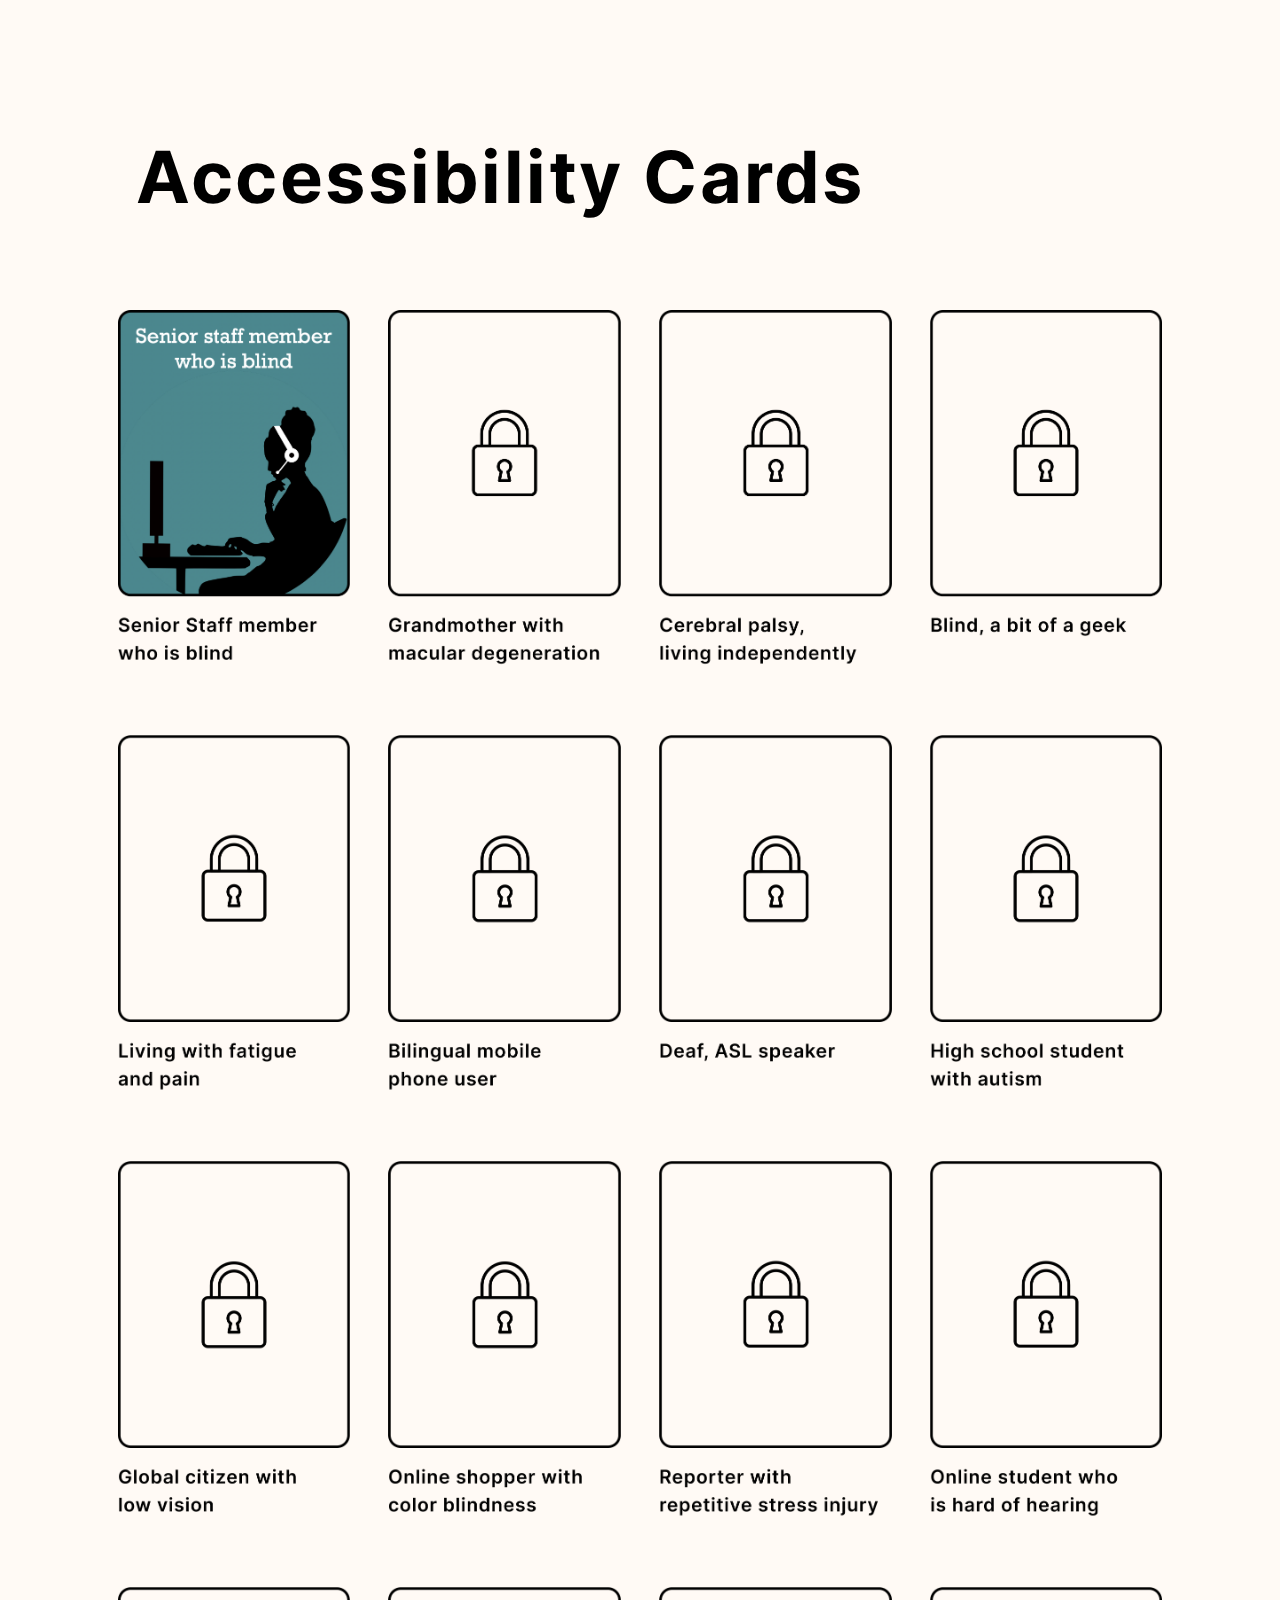
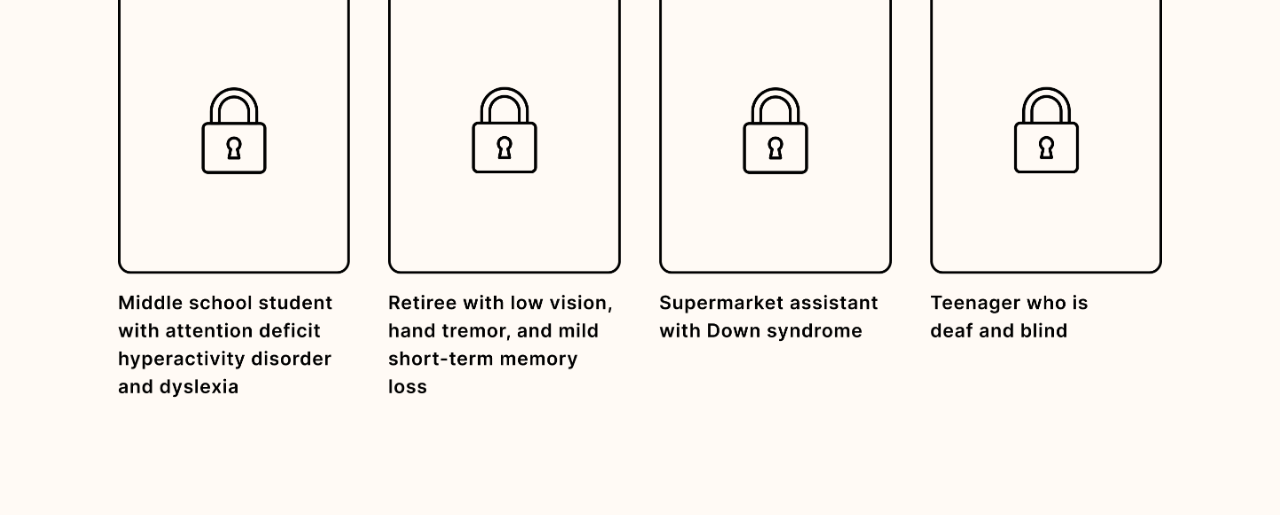
<file: index.html>
<!DOCTYPE html>
<html lang="en">
  <head>
    <meta charset="UTF-8" />
    <meta http-equiv="X-UA-Compatible" content="IE=edge" />
    <meta name="viewport" content="width=device-width, initial-scale=1.0" />
    <link rel="stylesheet" type="text/css" href="css/fonts.css"></link>
    <link rel="stylesheet" type="text/css" href="css/geral.css"></link>
    <link rel="stylesheet" type="text/css" href="css/index.css"></link>
    <link rel="stylesheet" type="text/css" href="css/dropdown.css"></link>
   


    <title>Persona Cards</title>
  </head>
  <body>
    <!------------------------------------------------------->
    <!-------------------------HEADER------------------------>
    <!------------------------------------------------------->
    <header id="header_card">
      
      <section id="go_back">
        <div class="arrow left"></div>
         <p>Back</p>
     </section>

    <!-- <div class="dropdown">
      <div id="colorblind_vision"><p>Colorblind Vision</p>
        <img
        src="img/arrow.png"
        class="draw"
        alt="Seta da opção de Colorblind"
        width="auto"
        height="100%"
      /></div>
        <div class="dropdown-options">
          <a class="option" href="protanomaly.html"><p>Protanomaly</p></a>
          <a class="option" href="deuteranomaly.html"><p>Deuteranomaly</p></a>
          <a class="option" href="tritanomaly.html"><p>Tritanomaly</p></a>
          <a class="option" href="achromatomaly.html"><p>Achromatomaly</p></a>
          <a class="option" href="protanopia.html"><p>Protanopia</p></a>
          <a class="option" href="deuteranopia.html"><p>Deuteranopia</p></a>
          <a class="option" href="tritanopia.html"><p>Tritanopia</p></a>
          <a class="option" href="achromatopsia.html"><p>Achromatopsia</p></a>
        </div>
      </div>-->

    </header>
    <!------------------------------------------------------->
    <!-------------------------PERSONA------------------------>
    <!------------------------------------------------------->
    <section id="index_content">
      <h1>Accessibility Cards</h1>
      <section id="persona_content">
        <a href="blind_card.html" id="imgtxt_container">
          <img
            src="img/index/card1.png"
            alt="first img"
            width="100%"
            height="auto"
          />
        </a>

        <a href="" id="imgtxt_container">
          <img
            src="img/index/card2.png"
            alt="first img"
            width="100%"
            height="auto"
          />
        </a>

        <a href="" id="imgtxt_container">
          <img
            src="img/index/card3.png"
            alt="first img"
            width="100%"
            height="auto"
          />
        </a>

        <a href="" id="imgtxt_container">
          <img
            src="img/index/card4.png"
            alt="first img"
            width="100%"
            height="auto"
          />
        </a>

        <a href="" id="imgtxt_container">
          <img
            src="img/index/card5.png"
            alt="first img"
            width="100%"
            height="auto"
          />
        </a>

        <a href="" id="imgtxt_container">
          <img
            src="img/index/card6.png"
            alt="first img"
            width="100%"
            height="auto"
          />
        </a>

        <a href="" id="imgtxt_container">
          <img
            src="img/index/card7.png"
            alt="first img"
            width="100%"
            height="auto"
          />
        </a>

        <a href="" id="imgtxt_container">
          <img
            src="img/index/card8.png"
            alt="first img"
            width="100%"
            height="auto"
          />
        </a>

        <a href="" id="imgtxt_container">
          <img
            src="img/index/card9.png"
            alt="first img"
            width="100%"
            height="auto"
          />
        </a>

        <a href="" id="imgtxt_container">
          <img
            src="img/index/card10.png"
            alt="first img"
            width="100%"
            height="auto"
          />
        </a>

        <a href="" id="imgtxt_container">
          <img
            src="img/index/card11.png"
            alt="first img"
            width="100%"
            height="auto"
          />
        </a>

        <a href="" id="imgtxt_container">
          <img
            src="img/index/card12.png"
            alt="first img"
            width="100%"
            height="auto"
          />
        </a>

        <a href="" id="imgtxt_container">
          <img
            src="img/index/card13.png"
            alt="first img"
            width="100%"
            height="auto"
          />
        </a>

        <a href="" id="imgtxt_container">
          <img
            src="img/index/card14.png"
            alt="first img"
            width="100%"
            height="auto"
          />
        </a>

        <a href="" id="imgtxt_container">
          <img
            src="img/index/card15.png"
            alt="first img"
            width="100%"
            height="auto"
          />
        </a>

        <a href="" id="imgtxt_container">
          <img
            src="img/index/card16.png"
            alt="first img"
            width="100%"
            height="auto"
          />
        </a>
    </section>
    </section>
    <!------------------------------------------------------->
    <!-------------------------FOOTER------------------------>
    <!------------------------------------------------------->
    <footer></footer>
<!--<script src="js/animations.js"></script>-->
  </body>
</html>
</file>
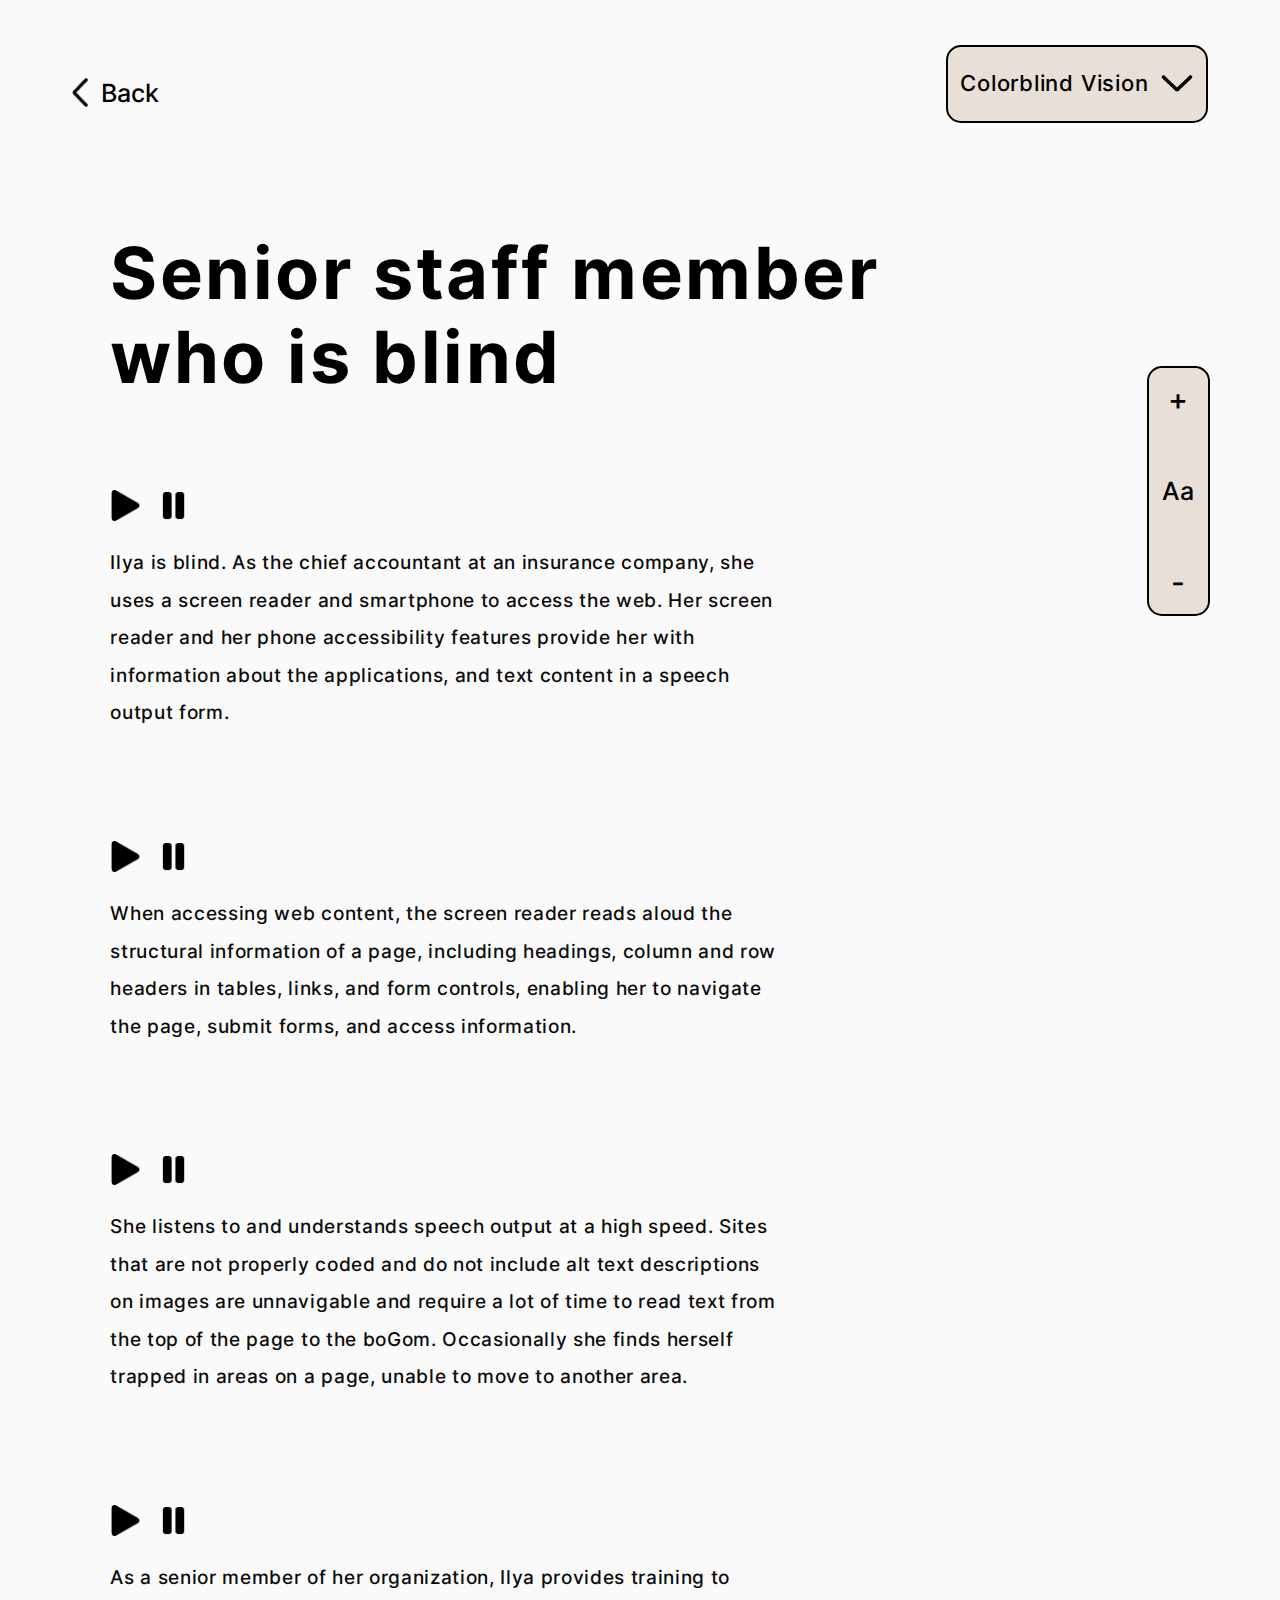
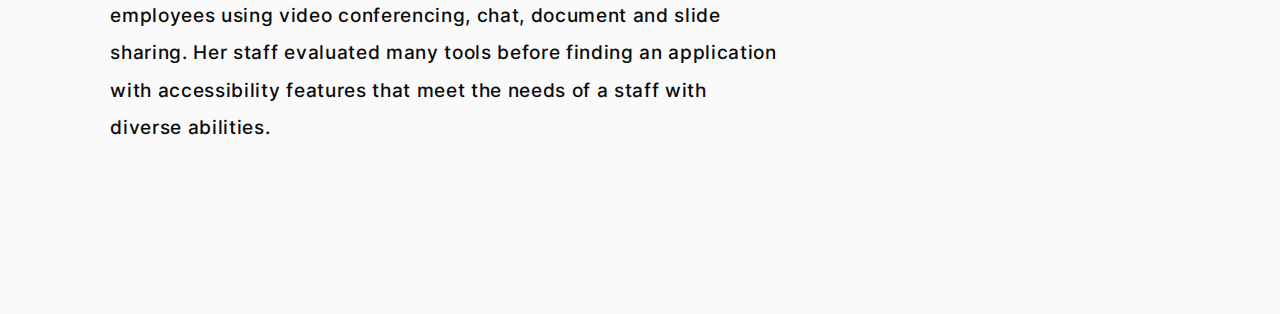
<file: achromatomaly.html>
<!DOCTYPE html>
<html lang="en">
  <head>
    <meta charset="UTF-8" />
    <meta http-equiv="X-UA-Compatible" content="IE=edge" />
    <meta name="viewport" content="width=device-width, initial-scale=1.0" />
    <link rel="stylesheet" type="text/css" href="css/fonts.css"></link>
    <link rel="stylesheet" type="text/css" href="css/dropdown.css"></link>
    <link rel="stylesheet" type="text/css" href="css/font_size.css"></link>
    <link rel="stylesheet" type="text/css" href="css/geral.css"></link>
    <link rel="stylesheet" type="text/css" href="css/color_vision/achromatomaly.css"></link>




    
    
    <title>Senior staff member who is blind</title>
  </head>
  <body>
    <!------------------------------------------------------->
    <!-------------------------HEADER------------------------>
    <!------------------------------------------------------->
    <header id="header_card">

      <section id="go_back">
         <img class="arrow left"
         src="img/arrow90.png"
         alt="Seta andar para trás"
         width="auto"
         height="100%"/>
          <a href="blind_card.html">Back</a>
      </section>

      <div class="dropdown">
        <div id="colorblind_vision"><p>Colorblind Vision</p>
          <img
          src="img/arrow.png"
          class="draw"
          alt="Seta da opção de Colorblind"
          width="auto"
          height="100%"
        /></div>
        <div class="dropdown-options">
          <a class="option" href="protanomaly.html"><p>Protanomaly</p></a>
          <a class="option" href="deuteranomaly.html"><p>Deuteranomaly</p></a>
          <a class="option" href="tritanomaly.html"><p>Tritanomaly</p></a>
          <a class="option" href="achromatomaly.html"><p>Achromatomaly</p></a>
          <a class="option" href="protanopia.html"><p>Protanopia</p></a>
          <a class="option" href="deuteranopia.html"><p>Deuteranopia</p></a>
          <a class="option" href="tritanopia.html"><p>Tritanopia</p></a>
          <a class="option" href="achromatopsia.html"><p>Achromatopsia</p></a>
        </div>
      </div>
    </header>

    <section class="section_font_size" >
      <div class="fontSize">
      <div id="sizeUp" onclick="sizeUp()">+</div>
      <div>Aa</div>
      <div id="sizeDown" onclick="sizeDown()">-</div>
    </div>
    </section>
    <!------------------------------------------------------->
    <!-------------------------Card C------------------------>
    <!------------------------------------------------------->
    <section id="card_content">
    <h1>Senior staff member <br> who is blind </h1>
        
        <!--------------------------------------------->
        <!-------------------first-------------------->
        <!--------------------------------------------->

        <div class="content">
       <!-- <img
          src="img/img_card.png"
          class="draw"
          alt="first img"
          width="auto"
          height="100%"
        />-->
        <div class="teste">
          <audio id="audio1">
            <source src="audio/audio1.mp3" type="audio/mpeg" />
          </audio>
       <img
        src="img/sound.png"
        class="sound_img"
        alt="first img"
        width="100%"
        height="auto"
        onclick="playAudio1()" 
      />
    <img
        src="img/pause.png"
        class="pause_img"
        alt="first img"
        width="100%"
        height="auto"
        onclick="pauseAudio1()"
      />
        <p id="p1">Ilya	 is	 blind.	 As	 the	 chief	 accountant	 at	 an	insurance	company,	she	uses 
            a	screen	reader	and	smartphone	to	access	the	web.	Her	screen	reader	and	 her	
            phone	 accessibility	 features	 provide	 her	with	information	about	the	applications,	
            and	text	content	in	a	speech	output	form.	
        </p>
      </div>
      </div>

       <!--------------------------------------------->
       <!-------------------second-------------------->
       <!--------------------------------------------->

       <div class="content">
        <!-- <img
          src="img/img_card.png"
          class="draw"
          alt="first img"
          width="auto"
          height="100%"
        />-->
        <div class="teste">
          <audio id="audio2">
            <source src="audio/audio2.mp3" type="audio/mpeg" />
          </audio>
    <img
        src="img/sound.png"
        class="sound_img"
        alt="first img"
        width="100%"
        height="auto"
        onclick="playAudi2o()" 
      />

      <img
      src="img/pause.png"
      class="pause_img"
      alt="first img"
      width="100%"
      height="auto"
      onclick="pauseAudio2()"
    />
        <p id="p2">When	accessing web	 content,	 the screen	 reader	 reads	 aloud	 the structural	 information	 
            of	 a	 page,	 including headings,	 column	 and	 row	 headers	 in	 tables,	links,	
            and	form	controls,	enabling	her	to	navigate	the	 page,	 submit	 forms,	 and	 access	 
            information.		
        </p>
      </div>
        </div>

        <!--------------------------------------------->
        <!-------------------third-------------------->
        <!--------------------------------------------->
      
        <div class="content">
        <!-- <img
          src="img/img_card.png"
          class="draw"
          alt="first img"
          width="auto"
          height="100%"
        />-->
        <div class="teste">
          <audio id="audio3">
            <source src="audio/audio3.mp3" type="audio/mpeg" />
          </audio>
        <img
        src="img/sound.png"
        class="sound_img"
        alt="first img"
        width="100%"
        height="auto"
        onclick="playAudio3()" 
      />

      <img
      src="img/pause.png"
      class="pause_img"
      alt="first img"
      width="100%"
      height="auto"
      onclick="pauseAudio3()"
    />
        <p id="p3" >She	listens	to and	understands	speech	output	at	a	high	speed.	Sites	that	are	not	properly
            coded	and	do	not	include	alt	text	descriptions	on	images	are	unnavigable	and	require	a	lot	
            of	time	to	read	text	from	 the	 top	 of	 the	 page	 to	 the	 boGom.	
            Occasionally	she finds	herself	trapped	in	areas	on	a	 page,	 unable	 to	 move	 to	 
            another	 area.	 	
        </p>
      </div>
      </div>
        <!--------------------------------------------->
        <!-------------------fourth-------------------->
        <!--------------------------------------------->
        <div class="content">
       <!-- <img
          src="img/img_card.png"
          class="draw"
          alt="first img"
          width="auto"
          height="100%"
        />-->
        
        <div class="teste">
          <audio id="audio4">
            <source src="audio/audio4.mp3" type="audio/mpeg" />
          </audio>
        <img
        src="img/sound.png"
        class="sound_img"
        alt="first img"
        width="100%"
        height="auto"
        onclick="playAudio4()" 
      />

      <img
      src="img/pause.png"
      class="pause_img"
      alt="first img"
      width="100%"
      height="auto"
      onclick="pauseAudio4()"
    />
        <p id="p4">As	 a	senior	member	of	her	organization,	Ilya	provides	training	 to	 employees	 using	 
            video	 conferencing,	chat,	 document	 and	 slide	 sharing. Her	 staff	evaluated	 many	
             tools before finding an	application	 with accessibility	 features	 that	 meet	
             the needs	of	a	staff	with	diverse	abilities.		 	
        </p>
      </div>
       
        </div>

    </section>
    <footer></footer>

    <script src="js/audio.js"></script>
    <script src="js/backArrow.js"></script>
    <script src="js/fontSize.js"></script>
    <script src="js/animations.js"></script>


  </body>
</html>
</file>
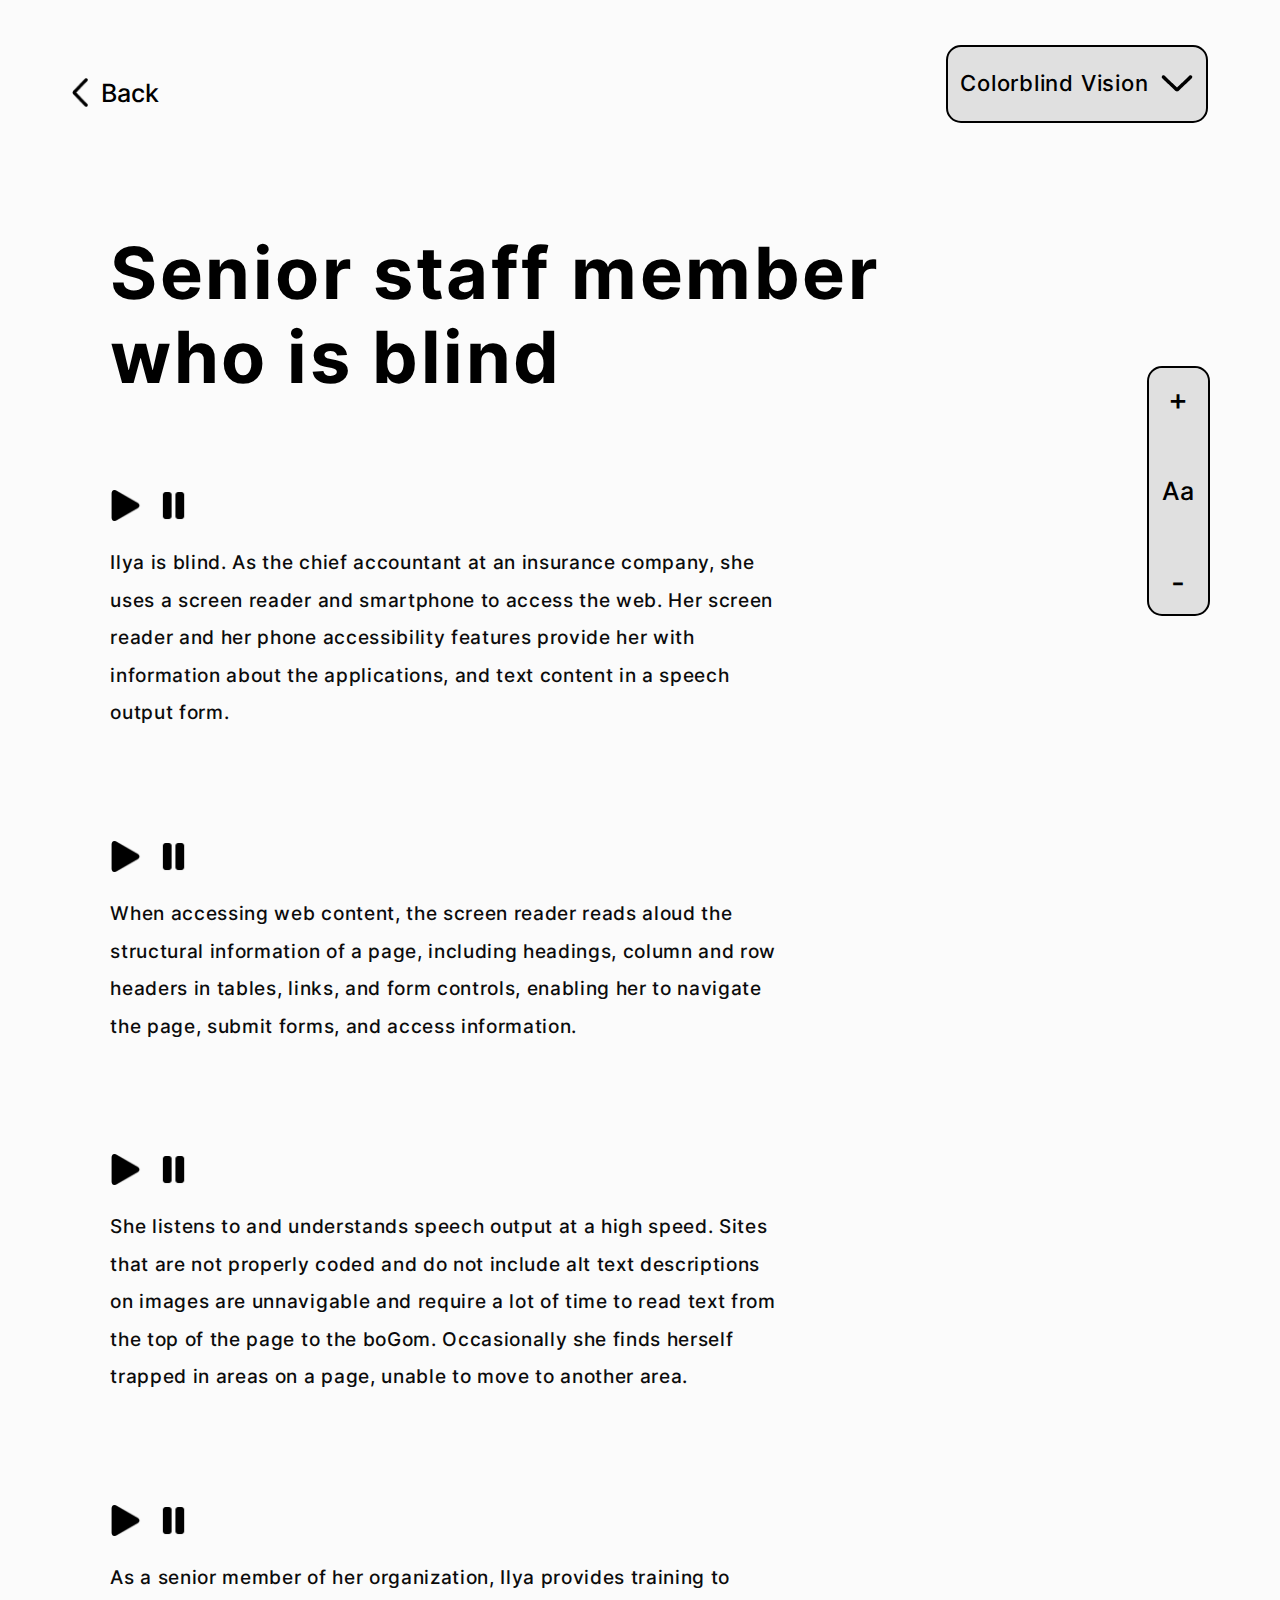
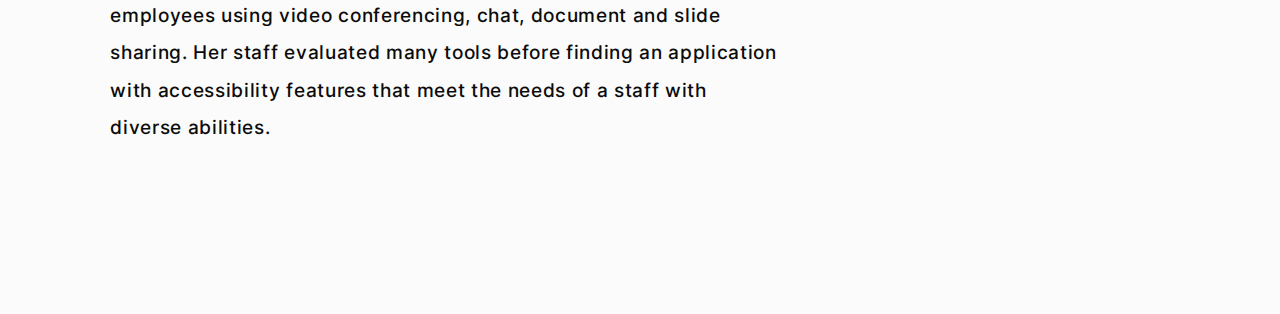
<file: achromatopsia.html>
<!DOCTYPE html>
<html lang="en">
  <head>
    <meta charset="UTF-8" />
    <meta http-equiv="X-UA-Compatible" content="IE=edge" />
    <meta name="viewport" content="width=device-width, initial-scale=1.0" />
    <link rel="stylesheet" type="text/css" href="css/fonts.css"></link>
    <link rel="stylesheet" type="text/css" href="css/geral.css"></link>
    <link rel="stylesheet" type="text/css" href="css/dropdown.css"></link>
    <link rel="stylesheet" type="text/css" href="css/font_size.css"></link>
    <link rel="stylesheet" type="text/css" href="css/color_vision/achromatopsia.css"></link>



    <title>Senior staff member who is blind</title>
  </head>
  <body>
    <!------------------------------------------------------->
    <!-------------------------HEADER------------------------>
    <!------------------------------------------------------->
    <header id="header_card">

      <section id="go_back">
         <img class="arrow left"
         src="img/arrow90.png"
         alt="Seta andar para trás"
         width="auto"
         height="100%"/>
          <a href="blind_card.html">Back</a>
      </section>

      <div class="dropdown">
        <div id="colorblind_vision"><p>Colorblind Vision</p>
          <img
          src="img/arrow.png"
          class="draw"
          alt="Seta da opção de Colorblind"
          width="auto"
          height="100%"
        /></div>
        <div class="dropdown-options">
          <a class="option" href="protanomaly.html"><p>Protanomaly</p></a>
          <a class="option" href="deuteranomaly.html"><p>Deuteranomaly</p></a>
          <a class="option" href="tritanomaly.html"><p>Tritanomaly</p></a>
          <a class="option" href="achromatomaly.html"><p>Achromatomaly</p></a>
          <a class="option" href="protanopia.html"><p>Protanopia</p></a>
          <a class="option" href="deuteranopia.html"><p>Deuteranopia</p></a>
          <a class="option" href="tritanopia.html"><p>Tritanopia</p></a>
          <a class="option" href="achromatopsia.html"><p>Achromatopsia</p></a>
        </div>
      </div>
    </header>

    <section class="section_font_size" >
      <div class="fontSize">
      <div id="sizeUp" onclick="sizeUp()">+</div>
      <div>Aa</div>
      <div id="sizeDown" onclick="sizeDown()">-</div>
    </div>
    </section>
    <!------------------------------------------------------->
    <!-------------------------Card C------------------------>
    <!------------------------------------------------------->
    <section id="card_content">
    <h1>Senior staff member <br> who is blind </h1>
        
        <!--------------------------------------------->
        <!-------------------first-------------------->
        <!--------------------------------------------->

        <div class="content">
       <!-- <img
          src="img/img_card.png"
          class="draw"
          alt="first img"
          width="auto"
          height="100%"
        />-->
        <div class="teste">
          <audio id="audio1">
            <source src="audio/audio1.mp3" type="audio/mpeg" />
          </audio>
       <img
        src="img/sound.png"
        class="sound_img"
        alt="first img"
        width="100%"
        height="auto"
        onclick="playAudio1()" 
      />
    <img
        src="img/pause.png"
        class="pause_img"
        alt="first img"
        width="100%"
        height="auto"
        onclick="pauseAudio1()"
      />
        <p id="p1">Ilya	 is	 blind.	 As	 the	 chief	 accountant	 at	 an	insurance	company,	she	uses 
            a	screen	reader	and	smartphone	to	access	the	web.	Her	screen	reader	and	 her	
            phone	 accessibility	 features	 provide	 her	with	information	about	the	applications,	
            and	text	content	in	a	speech	output	form.	
        </p>
      </div>
      </div>

       <!--------------------------------------------->
       <!-------------------second-------------------->
       <!--------------------------------------------->

       <div class="content">
        <!-- <img
          src="img/img_card.png"
          class="draw"
          alt="first img"
          width="auto"
          height="100%"
        />-->
        <div class="teste">
          <audio id="audio2">
            <source src="audio/audio2.mp3" type="audio/mpeg" />
          </audio>
    <img
        src="img/sound.png"
        class="sound_img"
        alt="first img"
        width="100%"
        height="auto"
        onclick="playAudio2()" 
      />

      <img
      src="img/pause.png"
      class="pause_img"
      alt="first img"
      width="100%"
      height="auto"
      onclick="pauseAudio2()"
    />
        <p id="p2">When	accessing web	 content,	 the screen	 reader	 reads	 aloud	 the structural	 information	 
            of	 a	 page,	 including headings,	 column	 and	 row	 headers	 in	 tables,	links,	
            and	form	controls,	enabling	her	to	navigate	the	 page,	 submit	 forms,	 and	 access	 
            information.		
        </p>
      </div>
        </div>

        <!--------------------------------------------->
        <!-------------------third-------------------->
        <!--------------------------------------------->
      
        <div class="content">
        <!-- <img
          src="img/img_card.png"
          class="draw"
          alt="first img"
          width="auto"
          height="100%"
        />-->
        <div class="teste">
          <audio id="audio3">
            <source src="audio/audio3.mp3" type="audio/mpeg" />
          </audio>
        <img
        src="img/sound.png"
        class="sound_img"
        alt="first img"
        width="100%"
        height="auto"
        onclick="playAudio3()" 
      />

      <img
      src="img/pause.png"
      class="pause_img"
      alt="first img"
      width="100%"
      height="auto"
      onclick="pauseAudio3()"
    />
        <p id="p3" >She	listens	to and	understands	speech	output	at	a	high	speed.	Sites	that	are	not	properly
            coded	and	do	not	include	alt	text	descriptions	on	images	are	unnavigable	and	require	a	lot	
            of	time	to	read	text	from	 the	 top	 of	 the	 page	 to	 the	 boGom.	
            Occasionally	she finds	herself	trapped	in	areas	on	a	 page,	 unable	 to	 move	 to	 
            another	 area.	 	
        </p>
      </div>
      </div>
        <!--------------------------------------------->
        <!-------------------fourth-------------------->
        <!--------------------------------------------->
        <div class="content">
       <!-- <img
          src="img/img_card.png"
          class="draw"
          alt="first img"
          width="auto"
          height="100%"
        />-->
        
        <div class="teste">
          <audio id="audio4">
            <source src="audio/audio4.mp3" type="audio/mpeg" />
          </audio>
        <img
        src="img/sound.png"
        class="sound_img"
        alt="first img"
        width="100%"
        height="auto"
        onclick="playAudio4()" 
      />

      <img
      src="img/pause.png"
      class="pause_img"
      alt="first img"
      width="100%"
      height="auto"
      onclick="pauseAudio4()"
    />
        <p id="p4">As	 a	senior	member	of	her	organization,	Ilya	provides	training	 to	 employees	 using	 
            video	 conferencing,	chat,	 document	 and	 slide	 sharing. Her	 staff	evaluated	 many	
             tools before finding an	application	 with accessibility	 features	 that	 meet	
             the needs	of	a	staff	with	diverse	abilities.		 	
        </p>
      </div>
       
        </div>

    </section>
    <footer></footer>

    <script src="js/audio.js"></script>
    <script src="js/backArrow.js"></script>
    <script src="js/fontSize.js"></script>
    <script src="js/animations.js"></script>


  </body>
</html>
</file>
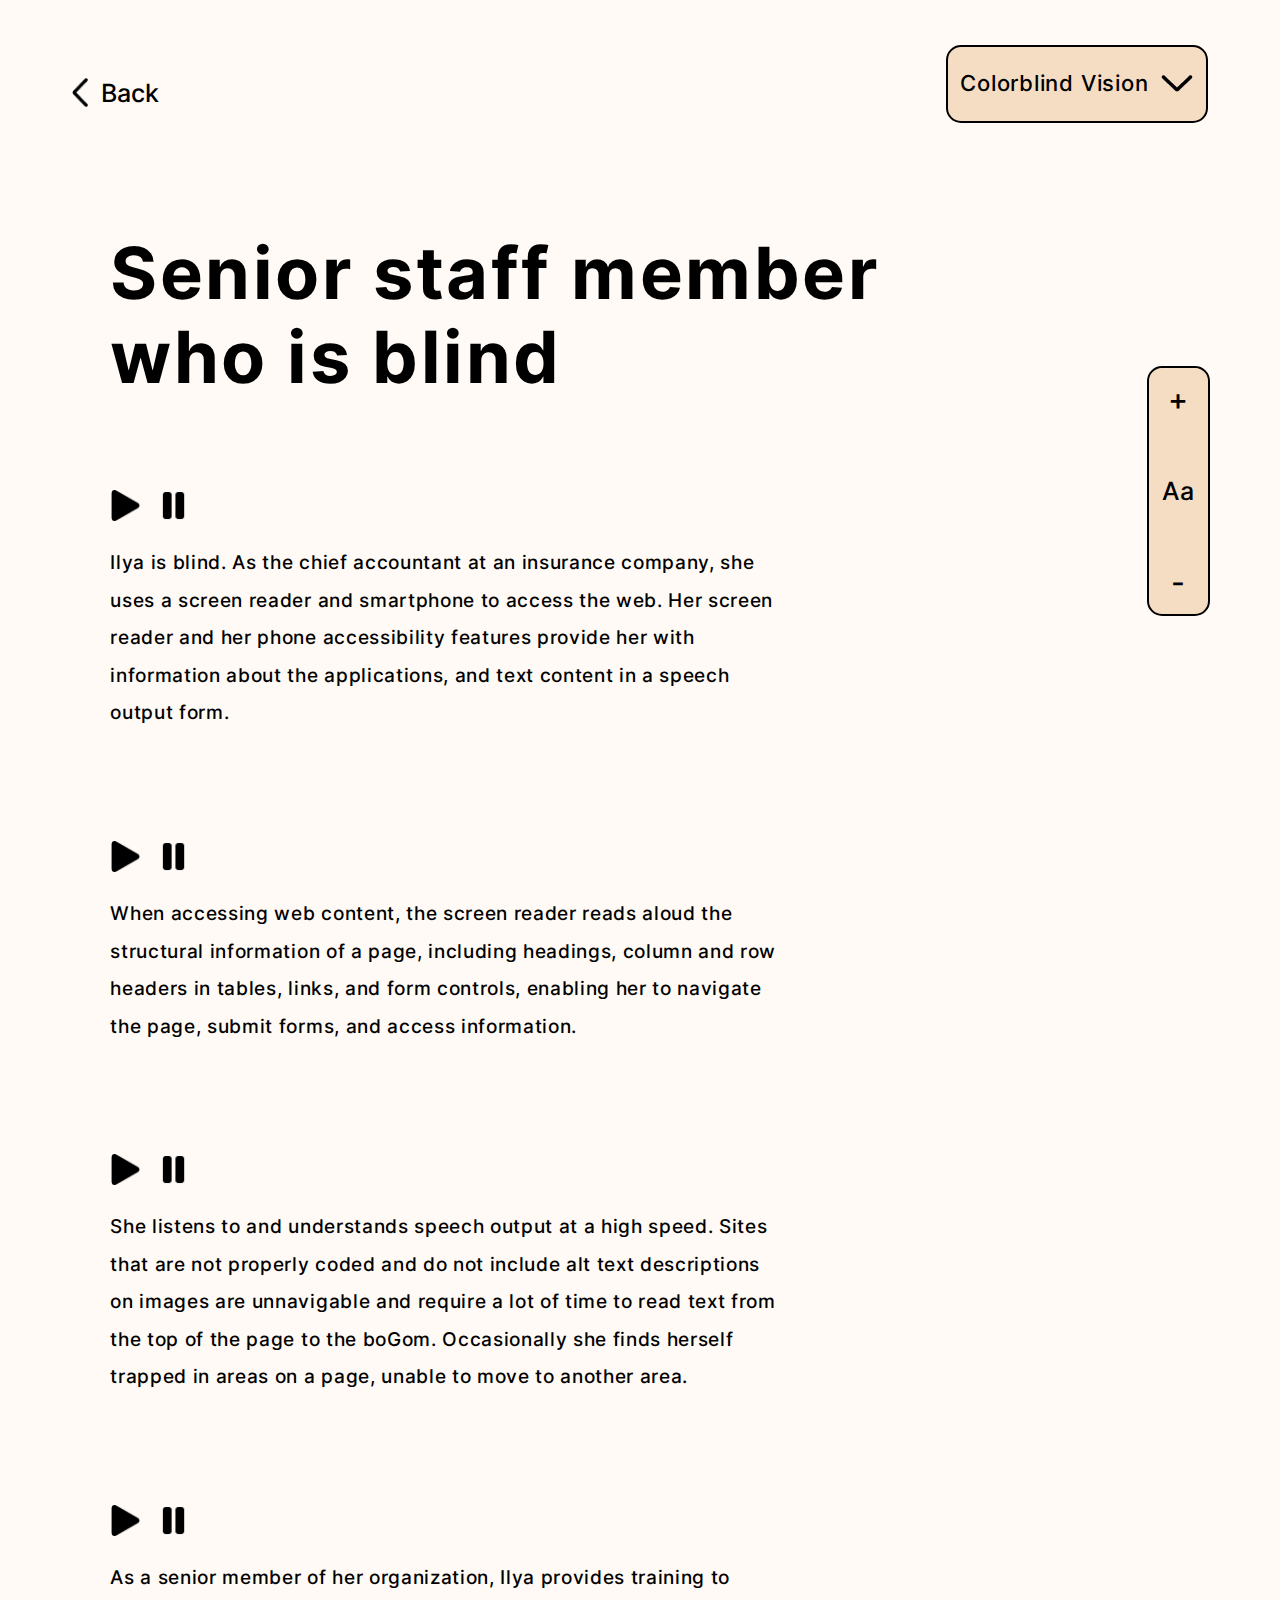
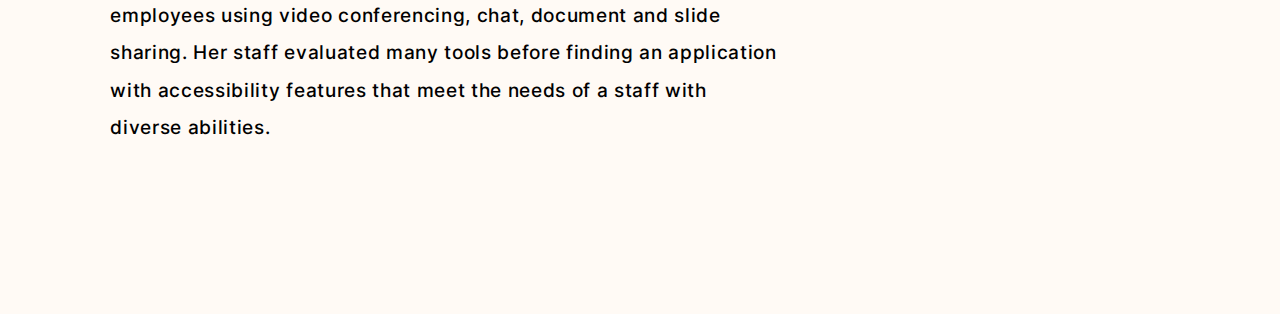
<file: blind_card.html>
<!DOCTYPE html>
<html lang="en">
  <head>
    <meta charset="UTF-8" />
    <meta http-equiv="X-UA-Compatible" content="IE=edge" />
    <meta name="viewport" content="width=device-width, initial-scale=1.0" />
    <link rel="stylesheet" type="text/css" href="css/fonts.css"></link>
    <link rel="stylesheet" type="text/css" href="css/blind_card.css"></link>
    <link rel="stylesheet" type="text/css" href="css/dropdown.css"></link>
    <link rel="stylesheet" type="text/css" href="css/geral.css"></link>
    <link rel="stylesheet" type="text/css" href="css/font_size.css"></link>

   
    <title>Senior staff member who is blind</title>
  </head>
  <body>
    <!------------------------------------------------------->
    <!-------------------------HEADER------------------------>
    <!------------------------------------------------------->
    <header id="header_card">

      <section id="go_back">
         <img class="arrow left"
         src="img/arrow90.png"
         alt="Seta andar para trás"
         width="auto"
         height="100%"/>
          <a href="index.html">Back</a>
      </section>

      <div class="dropdown">
        <div id="colorblind_vision"><p>Colorblind Vision</p>
          <img
          src="img/arrow.png"
          class="draw"
          alt="Seta da opção de Colorblind"
          width="auto"
          height="100%"
        /></div>
        <div class="dropdown-options">
          <a class="option" href="protanomaly.html"><p>Protanomaly</p></a>
          <a class="option" href="deuteranomaly.html"><p>Deuteranomaly</p></a>
          <a class="option" href="tritanomaly.html"><p>Tritanomaly</p></a>
          <a class="option" href="achromatomaly.html"><p>Achromatomaly</p></a>
          <a class="option" href="protanopia.html"><p>Protanopia</p></a>
          <a class="option" href="deuteranopia.html"><p>Deuteranopia</p></a>
          <a class="option" href="tritanopia.html"><p>Tritanopia</p></a>
          <a class="option" href="achromatopsia.html"><p>Achromatopsia</p></a>
        </div>
      </div>
    </header>

    <section class="section_font_size" >
      <div class="fontSize">
      <div id="sizeUp" onclick="sizeUp()">+</div>
      <div>Aa</div>
      <div id="sizeDown" onclick="sizeDown()">-</div>
    </div>
    </section>
    <!------------------------------------------------------->
    <!-------------------------Card C------------------------>
    <!------------------------------------------------------->
    <section id="card_content">
    <h1>Senior staff member <br> who is blind </h1>
        
        <!--------------------------------------------->
        <!-------------------first-------------------->
        <!--------------------------------------------->

        <div class="content">
       <!-- <img
          src="img/img_card.png"
          class="draw"
          alt="first img"
          width="auto"
          height="100%"
        />-->
        <div class="teste">
          <audio id="audio1">
            <source src="audio/audio1.mp3" type="audio/mpeg" />
          </audio>
       <img
        src="img/sound.png"
        class="sound_img"
        alt="first img"
        width="100%"
        height="auto"
        onclick="playAudio1()" 
      />
    <img
        src="img/pause.png"
        class="pause_img"
        alt="first img"
        width="100%"
        height="auto"
        onclick="pauseAudio1()"
      />
        <p id="p1">Ilya	 is	 blind.	 As	 the	 chief	 accountant	 at	 an	insurance	company,	she	uses 
            a	screen	reader	and	smartphone	to	access	the	web.	Her	screen	reader	and	 her	
            phone	 accessibility	 features	 provide	 her	with	information	about	the	applications,	
            and	text	content	in	a	speech	output	form.	
        </p>
      </div>
      </div>

       <!--------------------------------------------->
       <!-------------------second-------------------->
       <!--------------------------------------------->

       <div class="content">
        <!-- <img
          src="img/img_card.png"
          class="draw"
          alt="first img"
          width="auto"
          height="100%"
        />-->
        <div class="teste">
          <audio id="audio2">
            <source src="audio/audio2.mp3" type="audio/mpeg" />
          </audio>
    <img
        src="img/sound.png"
        class="sound_img"
        alt="first img"
        width="100%"
        height="auto"
        onclick="playAudio2()" 
      />

      <img
      src="img/pause.png"
      class="pause_img"
      alt="first img"
      width="100%"
      height="auto"
      onclick="pauseAudio2()"
    />
        <p id="p2">When	accessing web	 content,	 the screen	 reader	 reads	 aloud	 the structural	 information	 
            of	 a	 page,	 including headings,	 column	 and	 row	 headers	 in	 tables,	links,	
            and	form	controls,	enabling	her	to	navigate	the	 page,	 submit	 forms,	 and	 access	 
            information.		
        </p>
      </div>
        </div>

        <!--------------------------------------------->
        <!-------------------third-------------------->
        <!--------------------------------------------->
      
        <div class="content">
        <!-- <img
          src="img/img_card.png"
          class="draw"
          alt="first img"
          width="auto"
          height="100%"
        />-->
        <div class="teste">
          <audio id="audio3">
            <source src="audio/audio3.mp3" type="audio/mpeg" />
          </audio>
        <img
        src="img/sound.png"
        class="sound_img"
        alt="first img"
        width="100%"
        height="auto"
        onclick="playAudio3()" 
      />

      <img
      src="img/pause.png"
      class="pause_img"
      alt="first img"
      width="100%"
      height="auto"
      onclick="pauseAudio3()"
    />
        <p id="p3" >She	listens	to and	understands	speech	output	at	a	high	speed.	Sites	that	are	not	properly
            coded	and	do	not	include	alt	text	descriptions	on	images	are	unnavigable	and	require	a	lot	
            of	time	to	read	text	from	 the	 top	 of	 the	 page	 to	 the	 boGom.	
            Occasionally	she finds	herself	trapped	in	areas	on	a	 page,	 unable	 to	 move	 to	 
            another	 area.	 	
        </p>
      </div>
      </div>
        <!--------------------------------------------->
        <!-------------------fourth-------------------->
        <!--------------------------------------------->
        <div class="content">
       <!-- <img
          src="img/img_card.png"
          class="draw"
          alt="first img"
          width="auto"
          height="100%"
        />-->
        
        <div class="teste">
          <audio id="audio4">
            <source src="audio/audio4.mp3" type="audio/mpeg" />
          </audio>
        <img
        src="img/sound.png"
        class="sound_img"
        id="audio4_img"
        alt="first img"
        width="100%"
        height="auto"
        onclick="playAudio4()" 
      />

      <img
      src="img/pause.png"
      class="pause_img"
      alt="first img"
      width="100%"
      height="auto"
      onclick="pauseAudio4()"
    />
        <p id="p4">As	 a	senior	member	of	her	organization,	Ilya	provides	training	 to	 employees	 using	 
            video	 conferencing,	chat,	 document	 and	 slide	 sharing. Her	 staff	evaluated	 many	
             tools before finding an	application	 with accessibility	 features	 that	 meet	
             the needs	of	a	staff	with	diverse	abilities.		 	
        </p>
      </div>
       
        </div>

    </section>
    <footer></footer>

    <script src="js/audio.js"></script>
    <script src="js/backArrow.js"></script>
    <script src="js/fontSize.js"></script>
    <script src="js/animations.js"></script>



  </body>
</html>
</file>
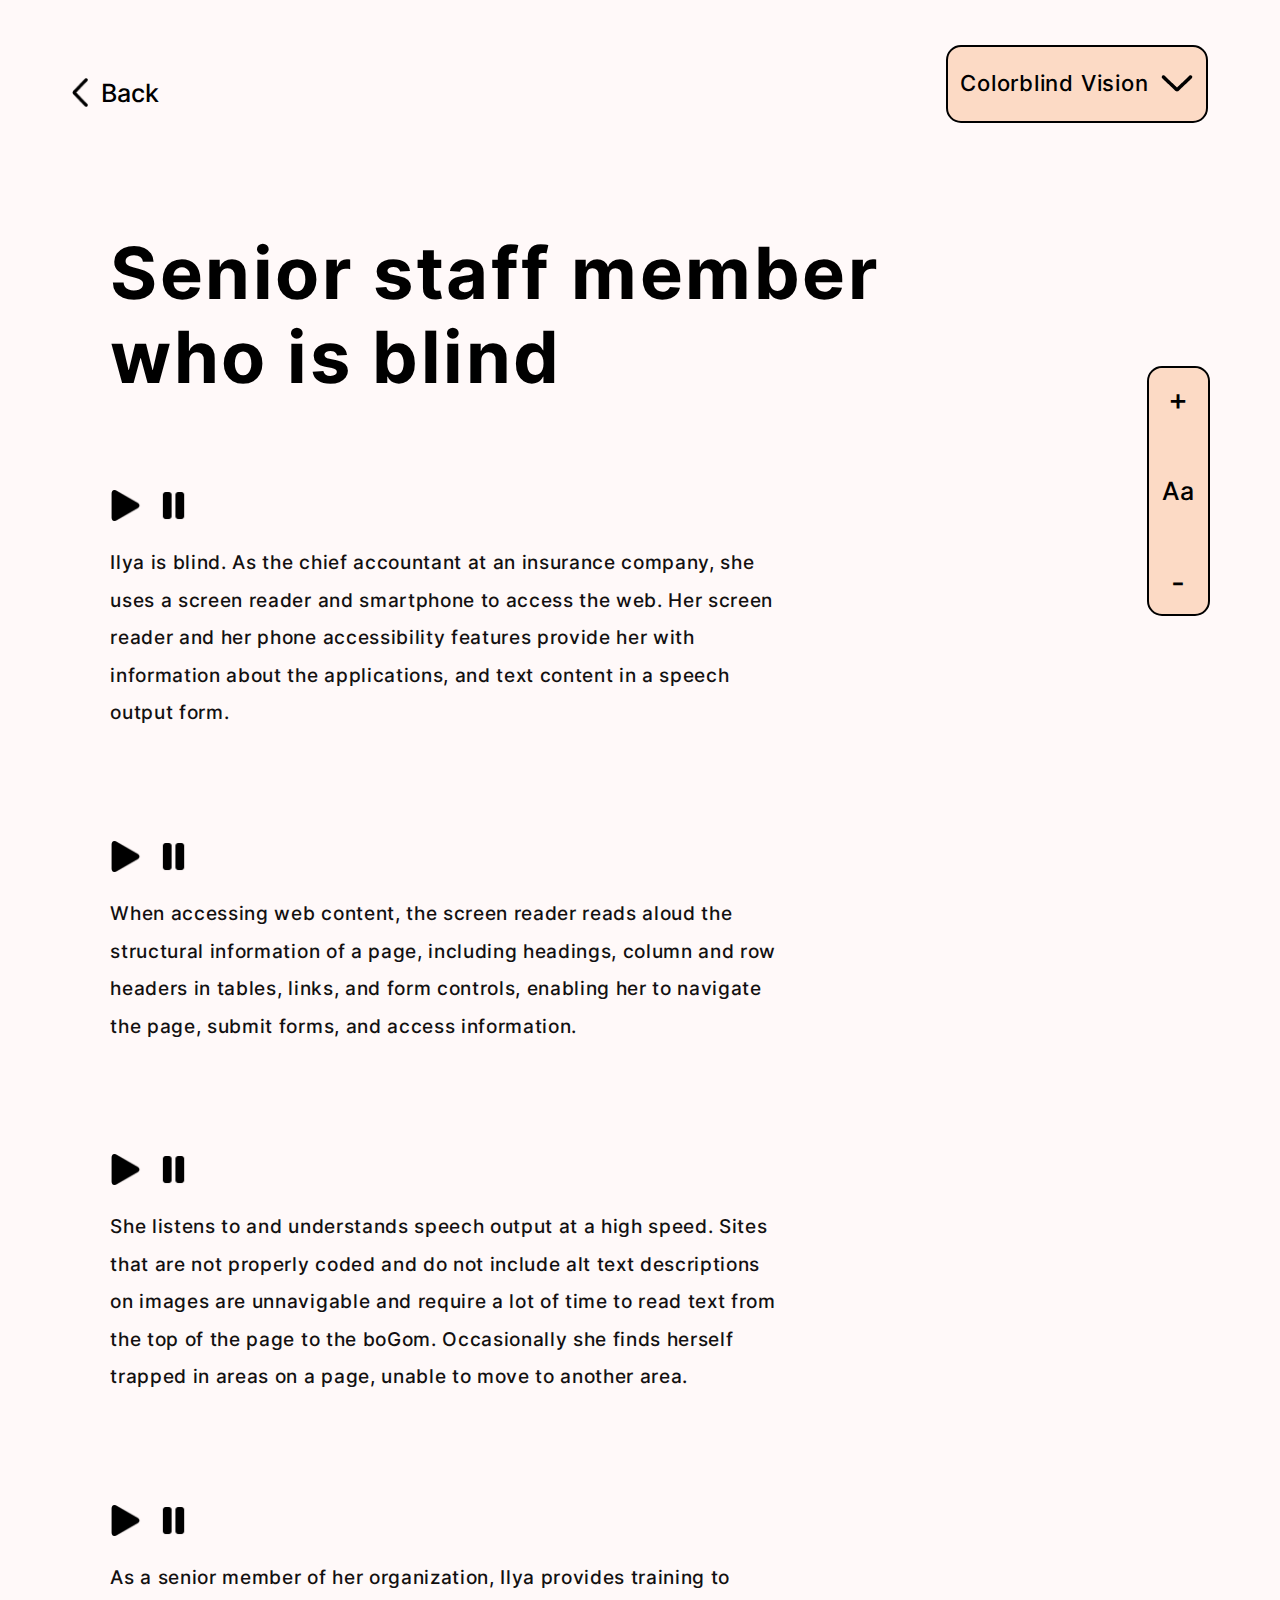
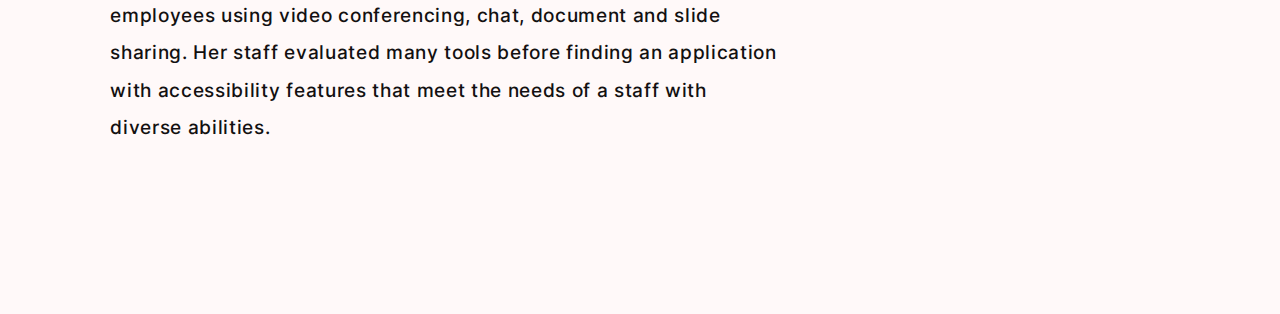
<file: deuteranomaly.html>
<!DOCTYPE html>
<html lang="en">
  <head>
    <meta charset="UTF-8" />
    <meta http-equiv="X-UA-Compatible" content="IE=edge" />
    <meta name="viewport" content="width=device-width, initial-scale=1.0" />
    <link rel="stylesheet" type="text/css" href="css/fonts.css"></link>
    <link rel="stylesheet" type="text/css" href="css/geral.css"></link>
    <link rel="stylesheet" type="text/css" href="css/dropdown.css"></link>
    <link rel="stylesheet" type="text/css" href="css/font_size.css"></link>
    <link rel="stylesheet" type="text/css" href="css/color_vision/deuteranomaly.css"></link>



    <title>Senior staff member who is blind</title>
  </head>
  <body>
    <!------------------------------------------------------->
    <!-------------------------HEADER------------------------>
    <!------------------------------------------------------->
    <header id="header_card">

      <section id="go_back">
         <img class="arrow left"
         src="img/arrow90.png"
         alt="Seta andar para trás"
         width="auto"
         height="100%"/>
          <a href="blind_card.html">Back</a>
      </section>

      <div class="dropdown">
        <div id="colorblind_vision"><p>Colorblind Vision</p>
          <img
          src="img/arrow.png"
          class="draw"
          alt="Seta da opção de Colorblind"
          width="auto"
          height="100%"
        /></div>
        <div class="dropdown-options">
          <a class="option" href="protanomaly.html"><p>Protanomaly</p></a>
          <a class="option" href="deuteranomaly.html"><p>Deuteranomaly</p></a>
          <a class="option" href="tritanomaly.html"><p>Tritanomaly</p></a>
          <a class="option" href="achromatomaly.html"><p>Achromatomaly</p></a>
          <a class="option" href="protanopia.html"><p>Protanopia</p></a>
          <a class="option" href="deuteranopia.html"><p>Deuteranopia</p></a>
          <a class="option" href="tritanopia.html"><p>Tritanopia</p></a>
          <a class="option" href="achromatopsia.html"><p>Achromatopsia</p></a>
        </div>
      </div>
    </header>

    <section class="section_font_size" >
      <div class="fontSize">
      <div id="sizeUp" onclick="sizeUp()">+</div>
      <div>Aa</div>
      <div id="sizeDown" onclick="sizeDown()">-</div>
    </div>
    </section>
    <!------------------------------------------------------->
    <!-------------------------Card C------------------------>
    <!------------------------------------------------------->
    <section id="card_content">
    <h1>Senior staff member <br> who is blind </h1>
        
        <!--------------------------------------------->
        <!-------------------first-------------------->
        <!--------------------------------------------->

        <div class="content">
       <!-- <img
          src="img/img_card.png"
          class="draw"
          alt="first img"
          width="auto"
          height="100%"
        />-->
        <div class="teste">
          <audio id="audio1">
            <source src="audio/audio1.mp3" type="audio/mpeg" />
          </audio>
       <img
        src="img/sound.png"
        class="sound_img"
        alt="first img"
        width="100%"
        height="auto"
        onclick="playAudio1()" 
      />
    <img
        src="img/pause.png"
        class="pause_img"
        alt="first img"
        width="100%"
        height="auto"
        onclick="pauseAudio1()"
      />
        <p id="p1">Ilya	 is	 blind.	 As	 the	 chief	 accountant	 at	 an	insurance	company,	she	uses 
            a	screen	reader	and	smartphone	to	access	the	web.	Her	screen	reader	and	 her	
            phone	 accessibility	 features	 provide	 her	with	information	about	the	applications,	
            and	text	content	in	a	speech	output	form.	
        </p>
      </div>
      </div>

       <!--------------------------------------------->
       <!-------------------second-------------------->
       <!--------------------------------------------->

       <div class="content">
        <!-- <img
          src="img/img_card.png"
          class="draw"
          alt="first img"
          width="auto"
          height="100%"
        />-->
        <div class="teste">
          <audio id="audio2">
            <source src="audio/audio2.mp3" type="audio/mpeg" />
          </audio>
    <img
        src="img/sound.png"
        class="sound_img"
        alt="first img"
        width="100%"
        height="auto"
        onclick="playAudio2()" 
      />

      <img
      src="img/pause.png"
      class="pause_img"
      alt="first img"
      width="100%"
      height="auto"
      onclick="pauseAudio2()"
    />
        <p id="p2">When	accessing web	 content,	 the screen	 reader	 reads	 aloud	 the structural	 information	 
            of	 a	 page,	 including headings,	 column	 and	 row	 headers	 in	 tables,	links,	
            and	form	controls,	enabling	her	to	navigate	the	 page,	 submit	 forms,	 and	 access	 
            information.		
        </p>
      </div>
        </div>

        <!--------------------------------------------->
        <!-------------------third-------------------->
        <!--------------------------------------------->
      
        <div class="content">
        <!-- <img
          src="img/img_card.png"
          class="draw"
          alt="first img"
          width="auto"
          height="100%"
        />-->
        <div class="teste">
          <audio id="audio3">
            <source src="audio/audio3.mp3" type="audio/mpeg" />
          </audio>
        <img
        src="img/sound.png"
        class="sound_img"
        alt="first img"
        width="100%"
        height="auto"
        onclick="playAudio3()" 
      />

      <img
      src="img/pause.png"
      class="pause_img"
      alt="first img"
      width="100%"
      height="auto"
      onclick="pauseAudio3()"
    />
        <p id="p3" >She	listens	to and	understands	speech	output	at	a	high	speed.	Sites	that	are	not	properly
            coded	and	do	not	include	alt	text	descriptions	on	images	are	unnavigable	and	require	a	lot	
            of	time	to	read	text	from	 the	 top	 of	 the	 page	 to	 the	 boGom.	
            Occasionally	she finds	herself	trapped	in	areas	on	a	 page,	 unable	 to	 move	 to	 
            another	 area.	 	
        </p>
      </div>
      </div>
        <!--------------------------------------------->
        <!-------------------fourth-------------------->
        <!--------------------------------------------->
        <div class="content">
       <!-- <img
          src="img/img_card.png"
          class="draw"
          alt="first img"
          width="auto"
          height="100%"
        />-->
        
        <div class="teste">
          <audio id="audio4">
            <source src="audio/audio4.mp3" type="audio/mpeg" />
          </audio>
        <img
        src="img/sound.png"
        class="sound_img"
        alt="first img"
        width="100%"
        height="auto"
        onclick="playAudio4()" 
      />

      <img
      src="img/pause.png"
      class="pause_img"
      alt="first img"
      width="100%"
      height="auto"
      onclick="pauseAudio4()"
    />
        <p id="p4">As	 a	senior	member	of	her	organization,	Ilya	provides	training	 to	 employees	 using	 
            video	 conferencing,	chat,	 document	 and	 slide	 sharing. Her	 staff	evaluated	 many	
             tools before finding an	application	 with accessibility	 features	 that	 meet	
             the needs	of	a	staff	with	diverse	abilities.		 	
        </p>
      </div>
       
        </div>

    </section>
    <footer></footer>

    <script src="js/audio.js"></script>
    <script src="js/backArrow.js"></script>
    <script src="js/fontSize.js"></script>
    <script src="js/animations.js"></script>


  </body>
</html>
</file>
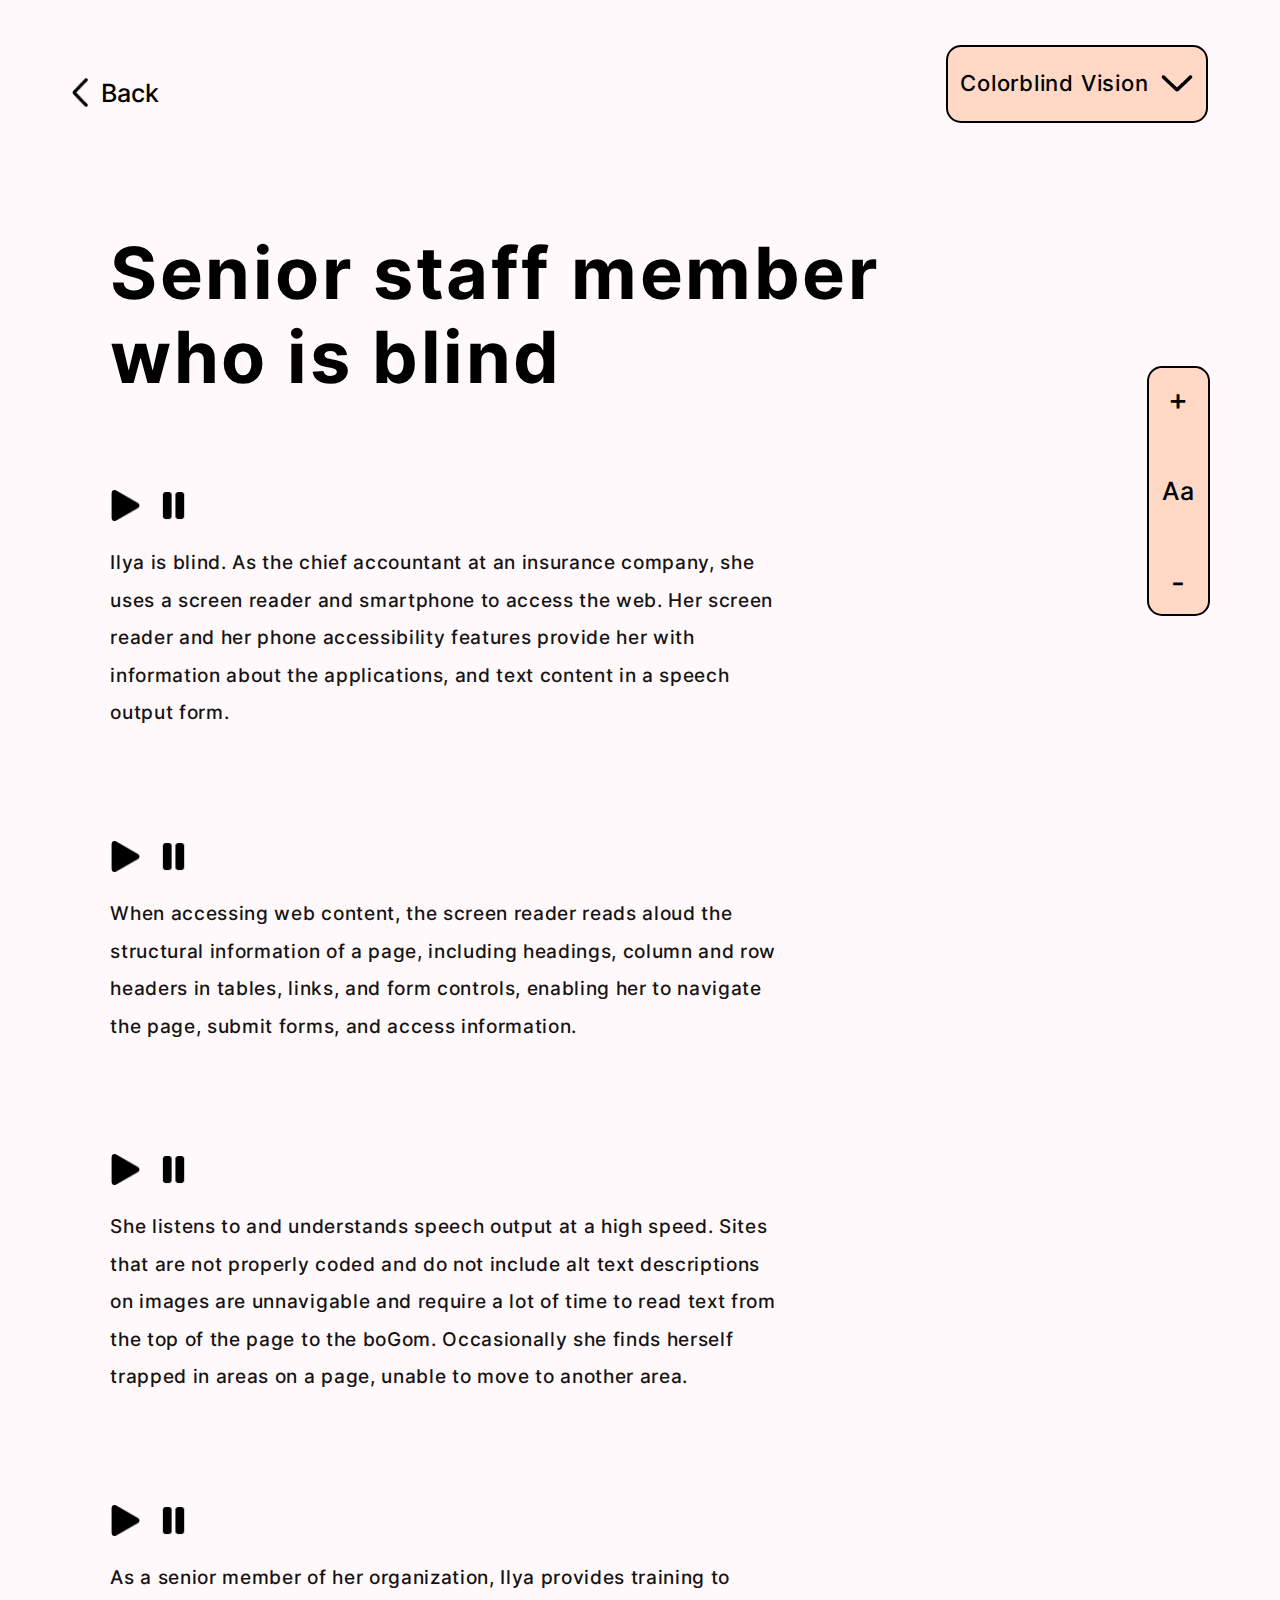
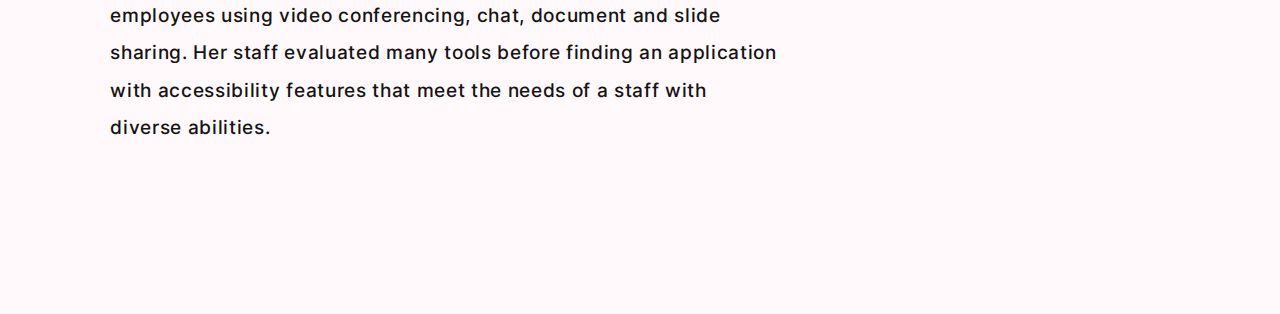
<file: deuteranopia.html>
<!DOCTYPE html>
<html lang="en">
  <head>
    <meta charset="UTF-8" />
    <meta http-equiv="X-UA-Compatible" content="IE=edge" />
    <meta name="viewport" content="width=device-width, initial-scale=1.0" />
    <link rel="stylesheet" type="text/css" href="css/fonts.css"></link>
    <link rel="stylesheet" type="text/css" href="css/geral.css"></link>
    <link rel="stylesheet" type="text/css" href="css/dropdown.css"></link>
    <link rel="stylesheet" type="text/css" href="css/font_size.css"></link>
    <link rel="stylesheet" type="text/css" href="css/color_vision/deuteranopia.css"></link>



    <title>Senior staff member who is blind</title>
  </head>
  <body>
    <!------------------------------------------------------->
    <!-------------------------HEADER------------------------>
    <!------------------------------------------------------->
    <header id="header_card">

      <section id="go_back">
         <img class="arrow left"
         src="img/arrow90.png"
         alt="Seta andar para trás"
         width="auto"
         height="100%"/>
          <a href="blind_card.html">Back</a>
      </section>

      <div class="dropdown">
        <div id="colorblind_vision"><p>Colorblind Vision</p>
          <img
          src="img/arrow.png"
          class="draw"
          alt="Seta da opção de Colorblind"
          width="auto"
          height="100%"
        /></div>
        <div class="dropdown-options">
          <a class="option" href="protanomaly.html"><p>Protanomaly</p></a>
          <a class="option" href="deuteranomaly.html"><p>Deuteranomaly</p></a>
          <a class="option" href="tritanomaly.html"><p>Tritanomaly</p></a>
          <a class="option" href="achromatomaly.html"><p>Achromatomaly</p></a>
          <a class="option" href="protanopia.html"><p>Protanopia</p></a>
          <a class="option" href="deuteranopia.html"><p>Deuteranopia</p></a>
          <a class="option" href="tritanopia.html"><p>Tritanopia</p></a>
          <a class="option" href="achromatopsia.html"><p>Achromatopsia</p></a>
        </div>
      </div>
    </header>

    <section class="section_font_size" >
      <div class="fontSize">
      <div id="sizeUp" onclick="sizeUp()">+</div>
      <div>Aa</div>
      <div id="sizeDown" onclick="sizeDown()">-</div>
    </div>
    </section>
    <!------------------------------------------------------->
    <!-------------------------Card C------------------------>
    <!------------------------------------------------------->
    <section id="card_content">
    <h1>Senior staff member <br> who is blind </h1>
        
        <!--------------------------------------------->
        <!-------------------first-------------------->
        <!--------------------------------------------->

        <div class="content">
       <!-- <img
          src="img/img_card.png"
          class="draw"
          alt="first img"
          width="auto"
          height="100%"
        />-->
        <div class="teste">
          <audio id="audio1">
            <source src="audio/audio1.mp3" type="audio/mpeg" />
          </audio>
       <img
        src="img/sound.png"
        class="sound_img"
        alt="first img"
        width="100%"
        height="auto"
        onclick="playAudio1()" 
      />
    <img
        src="img/pause.png"
        class="pause_img"
        alt="first img"
        width="100%"
        height="auto"
        onclick="pauseAudio1()"
      />
        <p id="p1">Ilya	 is	 blind.	 As	 the	 chief	 accountant	 at	 an	insurance	company,	she	uses 
            a	screen	reader	and	smartphone	to	access	the	web.	Her	screen	reader	and	 her	
            phone	 accessibility	 features	 provide	 her	with	information	about	the	applications,	
            and	text	content	in	a	speech	output	form.	
        </p>
      </div>
      </div>

       <!--------------------------------------------->
       <!-------------------second-------------------->
       <!--------------------------------------------->

       <div class="content">
        <!-- <img
          src="img/img_card.png"
          class="draw"
          alt="first img"
          width="auto"
          height="100%"
        />-->
        <div class="teste">
          <audio id="audio2">
            <source src="audio/audio2.mp3" type="audio/mpeg" />
          </audio>
    <img
        src="img/sound.png"
        class="sound_img"
        alt="first img"
        width="100%"
        height="auto"
        onclick="playAudio2()" 
      />

      <img
      src="img/pause.png"
      class="pause_img"
      alt="first img"
      width="100%"
      height="auto"
      onclick="pauseAudio2()"
    />
        <p id="p2">When	accessing web	 content,	 the screen	 reader	 reads	 aloud	 the structural	 information	 
            of	 a	 page,	 including headings,	 column	 and	 row	 headers	 in	 tables,	links,	
            and	form	controls,	enabling	her	to	navigate	the	 page,	 submit	 forms,	 and	 access	 
            information.		
        </p>
      </div>
        </div>

        <!--------------------------------------------->
        <!-------------------third-------------------->
        <!--------------------------------------------->
      
        <div class="content">
        <!-- <img
          src="img/img_card.png"
          class="draw"
          alt="first img"
          width="auto"
          height="100%"
        />-->
        <div class="teste">
          <audio id="audio3">
            <source src="audio/audio3.mp3" type="audio/mpeg" />
          </audio>
        <img
        src="img/sound.png"
        class="sound_img"
        alt="first img"
        width="100%"
        height="auto"
        onclick="playAudio3()" 
      />

      <img
      src="img/pause.png"
      class="pause_img"
      alt="first img"
      width="100%"
      height="auto"
      onclick="pauseAudio3()"
    />
        <p id="p3" >She	listens	to and	understands	speech	output	at	a	high	speed.	Sites	that	are	not	properly
            coded	and	do	not	include	alt	text	descriptions	on	images	are	unnavigable	and	require	a	lot	
            of	time	to	read	text	from	 the	 top	 of	 the	 page	 to	 the	 boGom.	
            Occasionally	she finds	herself	trapped	in	areas	on	a	 page,	 unable	 to	 move	 to	 
            another	 area.	 	
        </p>
      </div>
      </div>
        <!--------------------------------------------->
        <!-------------------fourth-------------------->
        <!--------------------------------------------->
        <div class="content">
       <!-- <img
          src="img/img_card.png"
          class="draw"
          alt="first img"
          width="auto"
          height="100%"
        />-->
        
        <div class="teste">
          <audio id="audio4">
            <source src="audio/audio4.mp3" type="audio/mpeg" />
          </audio>
        <img
        src="img/sound.png"
        class="sound_img"
        alt="first img"
        width="100%"
        height="auto"
        onclick="playAudio4()" 
      />

      <img
      src="img/pause.png"
      class="pause_img"
      alt="first img"
      width="100%"
      height="auto"
      onclick="pauseAudio4()"
    />
        <p id="p4">As	 a	senior	member	of	her	organization,	Ilya	provides	training	 to	 employees	 using	 
            video	 conferencing,	chat,	 document	 and	 slide	 sharing. Her	 staff	evaluated	 many	
             tools before finding an	application	 with accessibility	 features	 that	 meet	
             the needs	of	a	staff	with	diverse	abilities.		 	
        </p>
      </div>
       
        </div>

    </section>
    <footer></footer>

    <script src="js/audio.js"></script>
    <script src="js/backArrow.js"></script>
    <script src="js/fontSize.js"></script>
    <script src="js/animations.js"></script>


  </body>
</html>
</file>
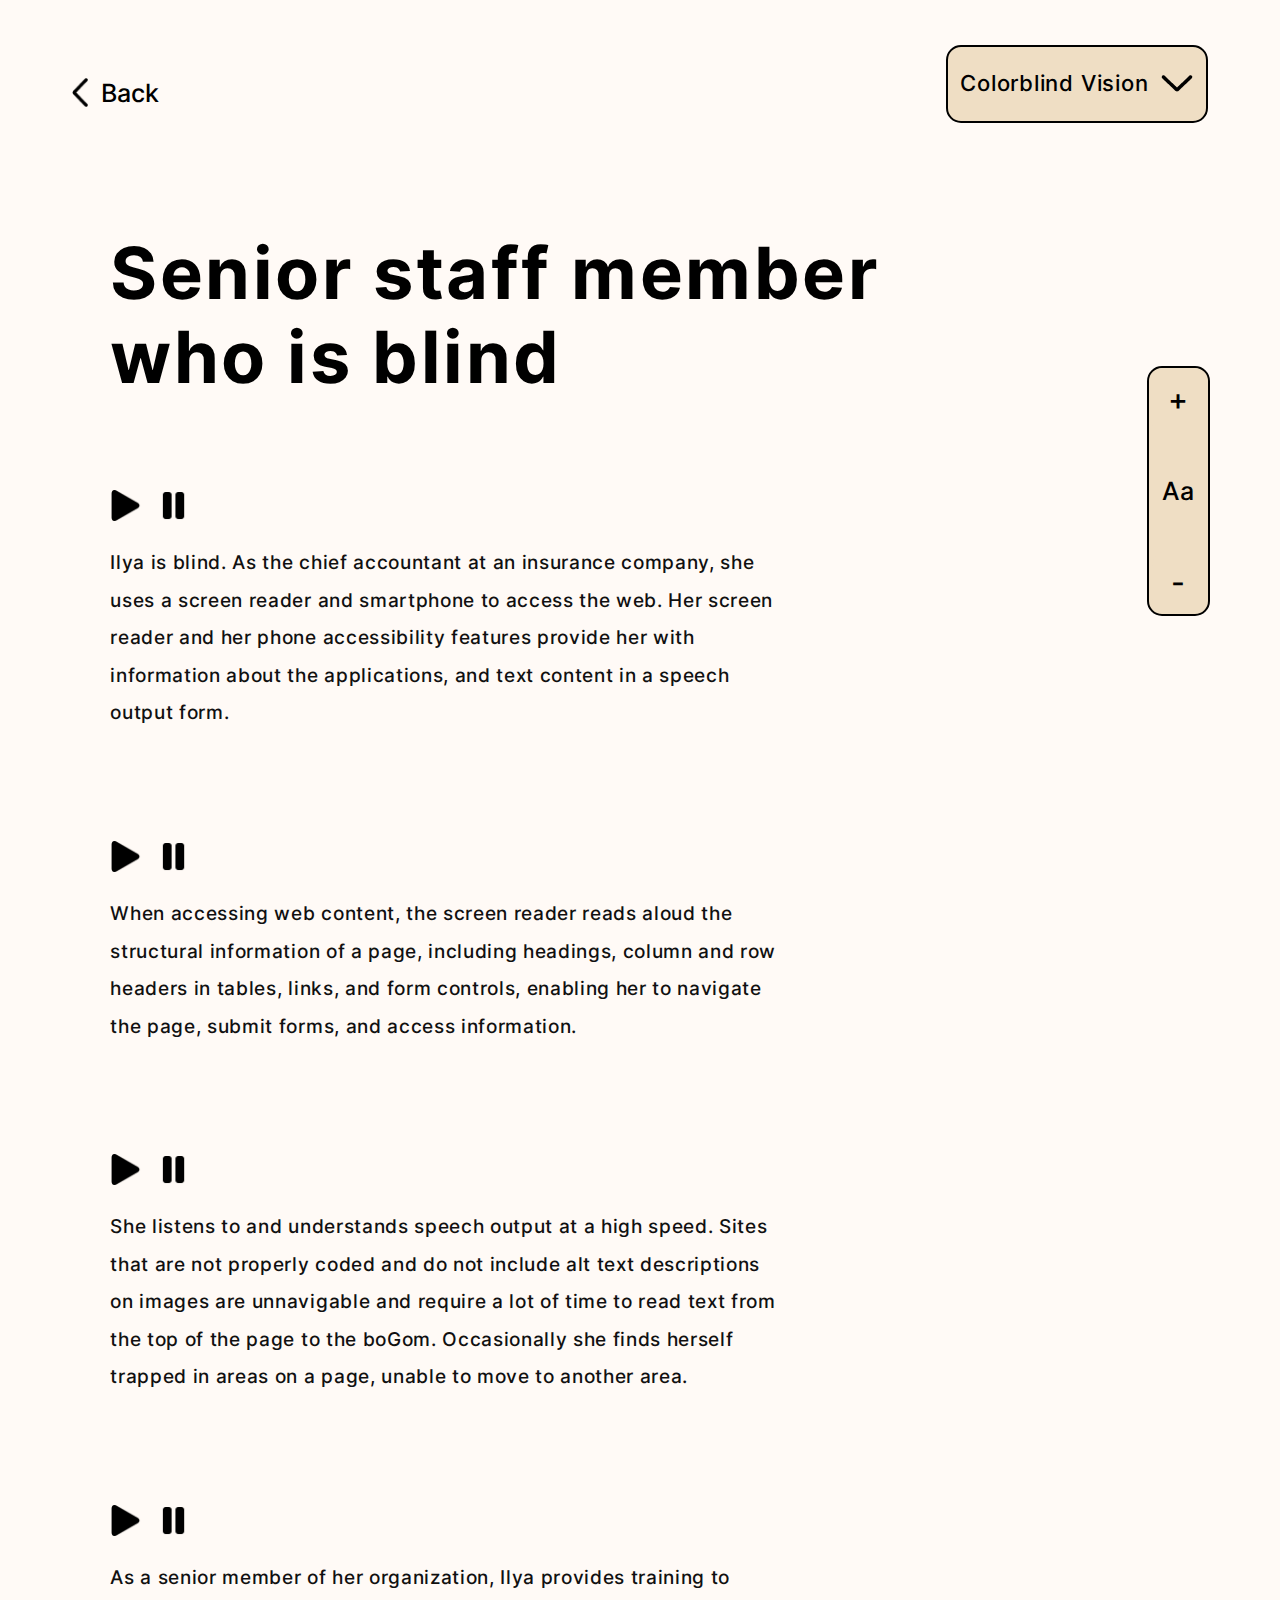
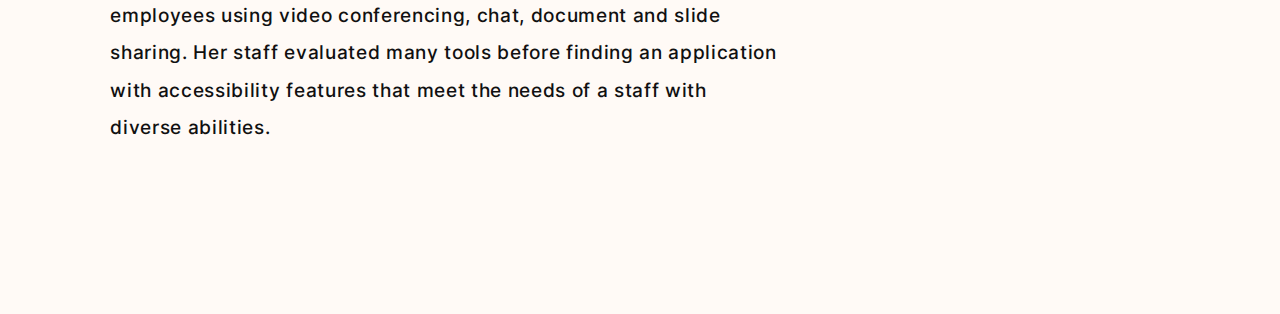
<file: protanomaly.html>
<!DOCTYPE html>
<html lang="en">
  <head>
    <meta charset="UTF-8" />
    <meta http-equiv="X-UA-Compatible" content="IE=edge" />
    <meta name="viewport" content="width=device-width, initial-scale=1.0" />
    <link rel="stylesheet" type="text/css" href="css/fonts.css"></link>
    <link rel="stylesheet" type="text/css" href="css/dropdown.css"></link>
    <link rel="stylesheet" type="text/css" href="css/font_size.css"></link>
    <link rel="stylesheet" type="text/css" href="css/geral.css"></link>
    <link rel="stylesheet" type="text/css" href="css/color_vision/protanomaly.css"></link>



    <title>Senior staff member who is blind</title>
  </head>
  <body>
    <!------------------------------------------------------->
    <!-------------------------HEADER------------------------>
    <!------------------------------------------------------->
    <header id="header_card">

      <section id="go_back">
         <img class="arrow left"
         src="img/arrow90.png"
         alt="Seta andar para trás"
         width="auto"
         height="100%"/>
          <a href="blind_card.html">Back</a>
      </section>

      <div class="dropdown">
        <div id="colorblind_vision"><p>Colorblind Vision</p>
          <img
          src="img/arrow.png"
          class="draw"
          alt="Seta da opção de Colorblind"
          width="auto"
          height="100%"
        /></div>
        <div class="dropdown-options">
          <a class="option" href="protanomaly.html"><p>Protanomaly</p></a>
          <a class="option" href="deuteranomaly.html"><p>Deuteranomaly</p></a>
          <a class="option" href="tritanomaly.html"><p>Tritanomaly</p></a>
          <a class="option" href="achromatomaly.html"><p>Achromatomaly</p></a>
          <a class="option" href="protanopia.html"><p>Protanopia</p></a>
          <a class="option" href="deuteranopia.html"><p>Deuteranopia</p></a>
          <a class="option" href="tritanopia.html"><p>Tritanopia</p></a>
          <a class="option" href="achromatopsia.html"><p>Achromatopsia</p></a>
        </div>
      </div>
    </header>

    <section class="section_font_size" >
      <div class="fontSize">
      <div id="sizeUp" onclick="sizeUp()">+</div>
      <div>Aa</div>
      <div id="sizeDown" onclick="sizeDown()">-</div>
    </div>
    </section>
    <!------------------------------------------------------->
    <!-------------------------Card C------------------------>
    <!------------------------------------------------------->
    <section id="card_content">
    <h1>Senior staff member <br> who is blind </h1>
        
        <!--------------------------------------------->
        <!-------------------first-------------------->
        <!--------------------------------------------->

        <div class="content">
       <!-- <img
          src="img/img_card.png"
          class="draw"
          alt="first img"
          width="auto"
          height="100%"
        />-->
        <div class="teste">
          <audio id="audio1">
            <source src="audio/audio1.mp3" type="audio/mpeg" />
          </audio>
       <img
        src="img/sound.png"
        class="sound_img"
        alt="first img"
        width="100%"
        height="auto"
        onclick="playAudio1()" 
      />
    <img
        src="img/pause.png"
        class="pause_img"
        alt="first img"
        width="100%"
        height="auto"
        onclick="pauseAudio1()"
      />
        <p id="p1">Ilya	 is	 blind.	 As	 the	 chief	 accountant	 at	 an	insurance	company,	she	uses 
            a	screen	reader	and	smartphone	to	access	the	web.	Her	screen	reader	and	 her	
            phone	 accessibility	 features	 provide	 her	with	information	about	the	applications,	
            and	text	content	in	a	speech	output	form.	
        </p>
      </div>
      </div>

       <!--------------------------------------------->
       <!-------------------second-------------------->
       <!--------------------------------------------->

       <div class="content">
        <!-- <img
          src="img/img_card.png"
          class="draw"
          alt="first img"
          width="auto"
          height="100%"
        />-->
        <div class="teste">
          <audio id="audio2">
            <source src="audio/audio2.mp3" type="audio/mpeg" />
          </audio>
    <img
        src="img/sound.png"
        class="sound_img"
        alt="first img"
        width="100%"
        height="auto"
        onclick="playAudio2()" 
      />

      <img
      src="img/pause.png"
      class="pause_img"
      alt="first img"
      width="100%"
      height="auto"
      onclick="pauseAudio2()"
    />
        <p id="p2">When	accessing web	 content,	 the screen	 reader	 reads	 aloud	 the structural	 information	 
            of	 a	 page,	 including headings,	 column	 and	 row	 headers	 in	 tables,	links,	
            and	form	controls,	enabling	her	to	navigate	the	 page,	 submit	 forms,	 and	 access	 
            information.		
        </p>
      </div>
        </div>

        <!--------------------------------------------->
        <!-------------------third-------------------->
        <!--------------------------------------------->
      
        <div class="content">
        <!-- <img
          src="img/img_card.png"
          class="draw"
          alt="first img"
          width="auto"
          height="100%"
        />-->
        <div class="teste">
          <audio id="audio3">
            <source src="audio/audio3.mp3" type="audio/mpeg" />
          </audio>
        <img
        src="img/sound.png"
        class="sound_img"
        alt="first img"
        width="100%"
        height="auto"
        onclick="playAudio3()" 
      />

      <img
      src="img/pause.png"
      class="pause_img"
      alt="first img"
      width="100%"
      height="auto"
      onclick="pauseAudio3()"
    />
        <p id="p3" >She	listens	to and	understands	speech	output	at	a	high	speed.	Sites	that	are	not	properly
            coded	and	do	not	include	alt	text	descriptions	on	images	are	unnavigable	and	require	a	lot	
            of	time	to	read	text	from	 the	 top	 of	 the	 page	 to	 the	 boGom.	
            Occasionally	she finds	herself	trapped	in	areas	on	a	 page,	 unable	 to	 move	 to	 
            another	 area.	 	
        </p>
      </div>
      </div>
        <!--------------------------------------------->
        <!-------------------fourth-------------------->
        <!--------------------------------------------->
        <div class="content">
       <!-- <img
          src="img/img_card.png"
          class="draw"
          alt="first img"
          width="auto"
          height="100%"
        />-->
        
        <div class="teste">
          <audio id="audio4">
            <source src="audio/audio4.mp3" type="audio/mpeg" />
          </audio>
        <img
        src="img/sound.png"
        class="sound_img"
        alt="first img"
        width="100%"
        height="auto"
        onclick="playAudio4()" 
      />

      <img
      src="img/pause.png"
      class="pause_img"
      alt="first img"
      width="100%"
      height="auto"
      onclick="pauseAudio4()"
    />
        <p id="p4">As	 a	senior	member	of	her	organization,	Ilya	provides	training	 to	 employees	 using	 
            video	 conferencing,	chat,	 document	 and	 slide	 sharing. Her	 staff	evaluated	 many	
             tools before finding an	application	 with accessibility	 features	 that	 meet	
             the needs	of	a	staff	with	diverse	abilities.		 	
        </p>
      </div>
       
        </div>

    </section>
    <footer></footer>

    <script src="js/audio.js"></script>
    <script src="js/backArrow.js"></script>
    <script src="js/fontSize.js"></script>
    <script src="js/animations.js"></script>


  </body>
</html>
</file>
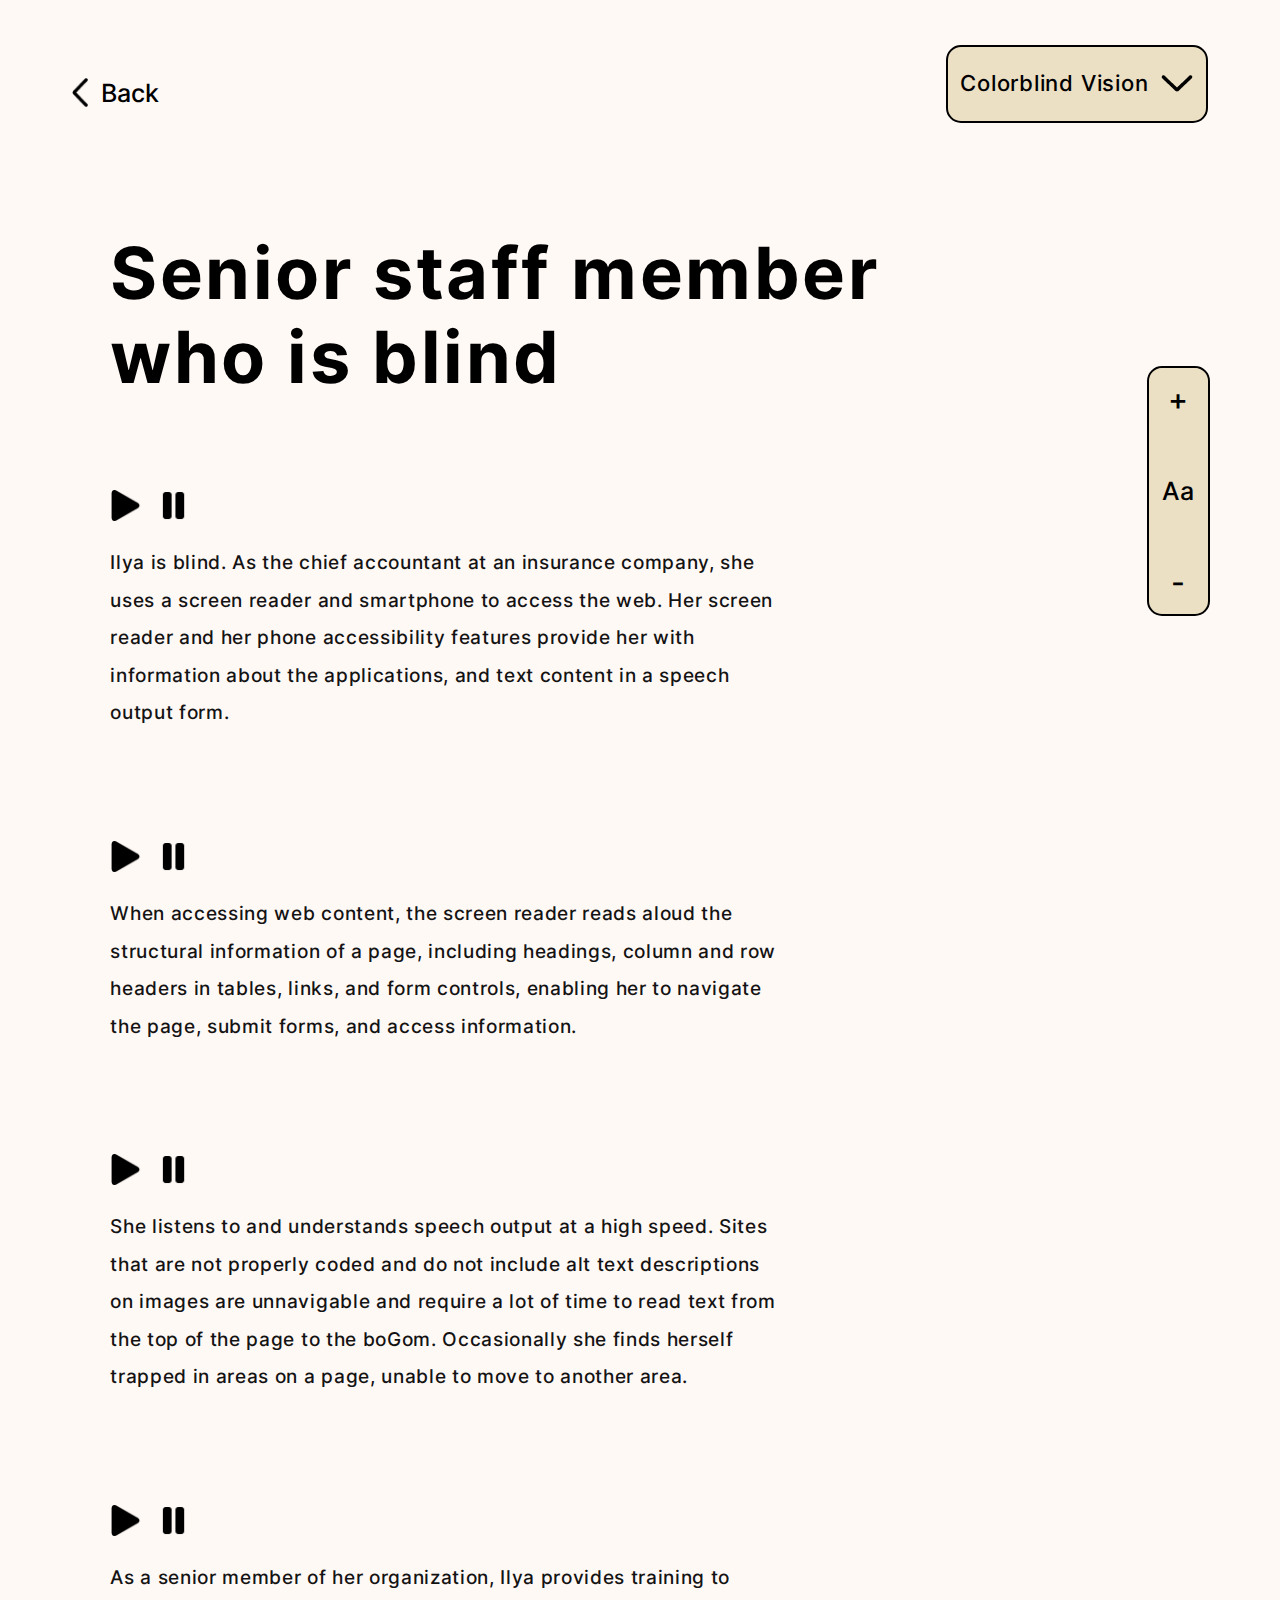
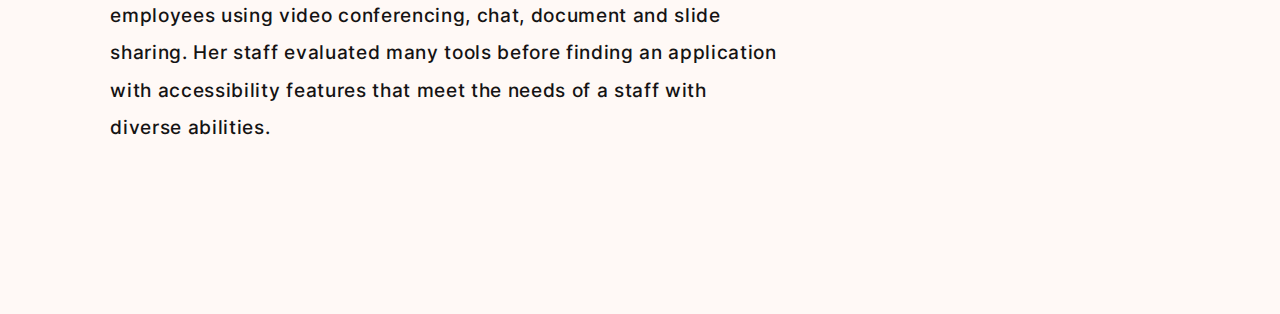
<file: protanopia.html>
<!DOCTYPE html>
<html lang="en">
  <head>
    <meta charset="UTF-8" />
    <meta http-equiv="X-UA-Compatible" content="IE=edge" />
    <meta name="viewport" content="width=device-width, initial-scale=1.0" />
    <link rel="stylesheet" type="text/css" href="css/fonts.css"></link>
    <link rel="stylesheet" type="text/css" href="css/geral.css"></link>
    <link rel="stylesheet" type="text/css" href="css/dropdown.css"></link>
    <link rel="stylesheet" type="text/css" href="css/font_size.css"></link>
    <link rel="stylesheet" type="text/css" href="css/color_vision/protanopia.css"></link>



    <title>Senior staff member who is blind</title>
  </head>
  <body>
    <!------------------------------------------------------->
    <!-------------------------HEADER------------------------>
    <!------------------------------------------------------->
    <header id="header_card">

      <section id="go_back">
         <img class="arrow left"
         src="img/arrow90.png"
         alt="Seta andar para trás"
         width="auto"
         height="100%"/>
          <a href="blind_card.html">Back</a>
      </section>

      <div class="dropdown">
        <div id="colorblind_vision"><p>Colorblind Vision</p>
          <img
          src="img/arrow.png"
          class="draw"
          alt="Seta da opção de Colorblind"
          width="auto"
          height="100%"
        /></div>
        <div class="dropdown-options">
          <a class="option" href="protanomaly.html"><p>Protanomaly</p></a>
          <a class="option" href="deuteranomaly.html"><p>Deuteranomaly</p></a>
          <a class="option" href="tritanomaly.html"><p>Tritanomaly</p></a>
          <a class="option" href="achromatomaly.html"><p>Achromatomaly</p></a>
          <a class="option" href="protanopia.html"><p>Protanopia</p></a>
          <a class="option" href="deuteranopia.html"><p>Deuteranopia</p></a>
          <a class="option" href="tritanopia.html"><p>Tritanopia</p></a>
          <a class="option" href="achromatopsia.html"><p>Achromatopsia</p></a>
        </div>
      </div>
    </header>

    <section class="section_font_size" >
      <div class="fontSize">
      <div id="sizeUp" onclick="sizeUp()">+</div>
      <div>Aa</div>
      <div id="sizeDown" onclick="sizeDown()">-</div>
    </div>
    </section>
    <!------------------------------------------------------->
    <!-------------------------Card C------------------------>
    <!------------------------------------------------------->
    <section id="card_content">
    <h1>Senior staff member <br> who is blind </h1>
        
        <!--------------------------------------------->
        <!-------------------first-------------------->
        <!--------------------------------------------->

        <div class="content">
       <!-- <img
          src="img/img_card.png"
          class="draw"
          alt="first img"
          width="auto"
          height="100%"
        />-->
        <div class="teste">
          <audio id="audio1">
            <source src="audio/audio1.mp3" type="audio/mpeg" />
          </audio>
       <img
        src="img/sound.png"
        class="sound_img"
        alt="first img"
        width="100%"
        height="auto"
        onclick="playAudio1()" 
      />
    <img
        src="img/pause.png"
        class="pause_img"
        alt="first img"
        width="100%"
        height="auto"
        onclick="pauseAudio1()"
      />
        <p id="p1">Ilya	 is	 blind.	 As	 the	 chief	 accountant	 at	 an	insurance	company,	she	uses 
            a	screen	reader	and	smartphone	to	access	the	web.	Her	screen	reader	and	 her	
            phone	 accessibility	 features	 provide	 her	with	information	about	the	applications,	
            and	text	content	in	a	speech	output	form.	
        </p>
      </div>
      </div>

       <!--------------------------------------------->
       <!-------------------second-------------------->
       <!--------------------------------------------->

       <div class="content">
        <!-- <img
          src="img/img_card.png"
          class="draw"
          alt="first img"
          width="auto"
          height="100%"
        />-->
        <div class="teste">
          <audio id="audio2">
            <source src="audio/audio2.mp3" type="audio/mpeg" />
          </audio>
    <img
        src="img/sound.png"
        class="sound_img"
        alt="first img"
        width="100%"
        height="auto"
        onclick="playAudio2()" 
      />

      <img
      src="img/pause.png"
      class="pause_img"
      alt="first img"
      width="100%"
      height="auto"
      onclick="pauseAudio2()"
    />
        <p id="p2">When	accessing web	 content,	 the screen	 reader	 reads	 aloud	 the structural	 information	 
            of	 a	 page,	 including headings,	 column	 and	 row	 headers	 in	 tables,	links,	
            and	form	controls,	enabling	her	to	navigate	the	 page,	 submit	 forms,	 and	 access	 
            information.		
        </p>
      </div>
        </div>

        <!--------------------------------------------->
        <!-------------------third-------------------->
        <!--------------------------------------------->
      
        <div class="content">
        <!-- <img
          src="img/img_card.png"
          class="draw"
          alt="first img"
          width="auto"
          height="100%"
        />-->
        <div class="teste">
          <audio id="audio3">
            <source src="audio/audio3.mp3" type="audio/mpeg" />
          </audio>
        <img
        src="img/sound.png"
        class="sound_img"
        alt="first img"
        width="100%"
        height="auto"
        onclick="playAudio3()" 
      />

      <img
      src="img/pause.png"
      class="pause_img"
      alt="first img"
      width="100%"
      height="auto"
      onclick="pauseAudio3()"
    />
        <p id="p3" >She	listens	to and	understands	speech	output	at	a	high	speed.	Sites	that	are	not	properly
            coded	and	do	not	include	alt	text	descriptions	on	images	are	unnavigable	and	require	a	lot	
            of	time	to	read	text	from	 the	 top	 of	 the	 page	 to	 the	 boGom.	
            Occasionally	she finds	herself	trapped	in	areas	on	a	 page,	 unable	 to	 move	 to	 
            another	 area.	 	
        </p>
      </div>
      </div>
        <!--------------------------------------------->
        <!-------------------fourth-------------------->
        <!--------------------------------------------->
        <div class="content">
       <!-- <img
          src="img/img_card.png"
          class="draw"
          alt="first img"
          width="auto"
          height="100%"
        />-->
        
        <div class="teste">
          <audio id="audio4">
            <source src="audio/audio4.mp3" type="audio/mpeg" />
          </audio>
        <img
        src="img/sound.png"
        class="sound_img"
        alt="first img"
        width="100%"
        height="auto"
        onclick="playAudio4()" 
      />

      <img
      src="img/pause.png"
      class="pause_img"
      alt="first img"
      width="100%"
      height="auto"
      onclick="pauseAudio4()"
    />
        <p id="p4">As	 a	senior	member	of	her	organization,	Ilya	provides	training	 to	 employees	 using	 
            video	 conferencing,	chat,	 document	 and	 slide	 sharing. Her	 staff	evaluated	 many	
             tools before finding an	application	 with accessibility	 features	 that	 meet	
             the needs	of	a	staff	with	diverse	abilities.		 	
        </p>
      </div>
       
        </div>

    </section>
    <footer></footer>

    <script src="js/audio.js"></script>
    <script src="js/backArrow.js"></script>
    <script src="js/fontSize.js"></script>
    <script src="js/animations.js"></script>


  </body>
</html>
</file>
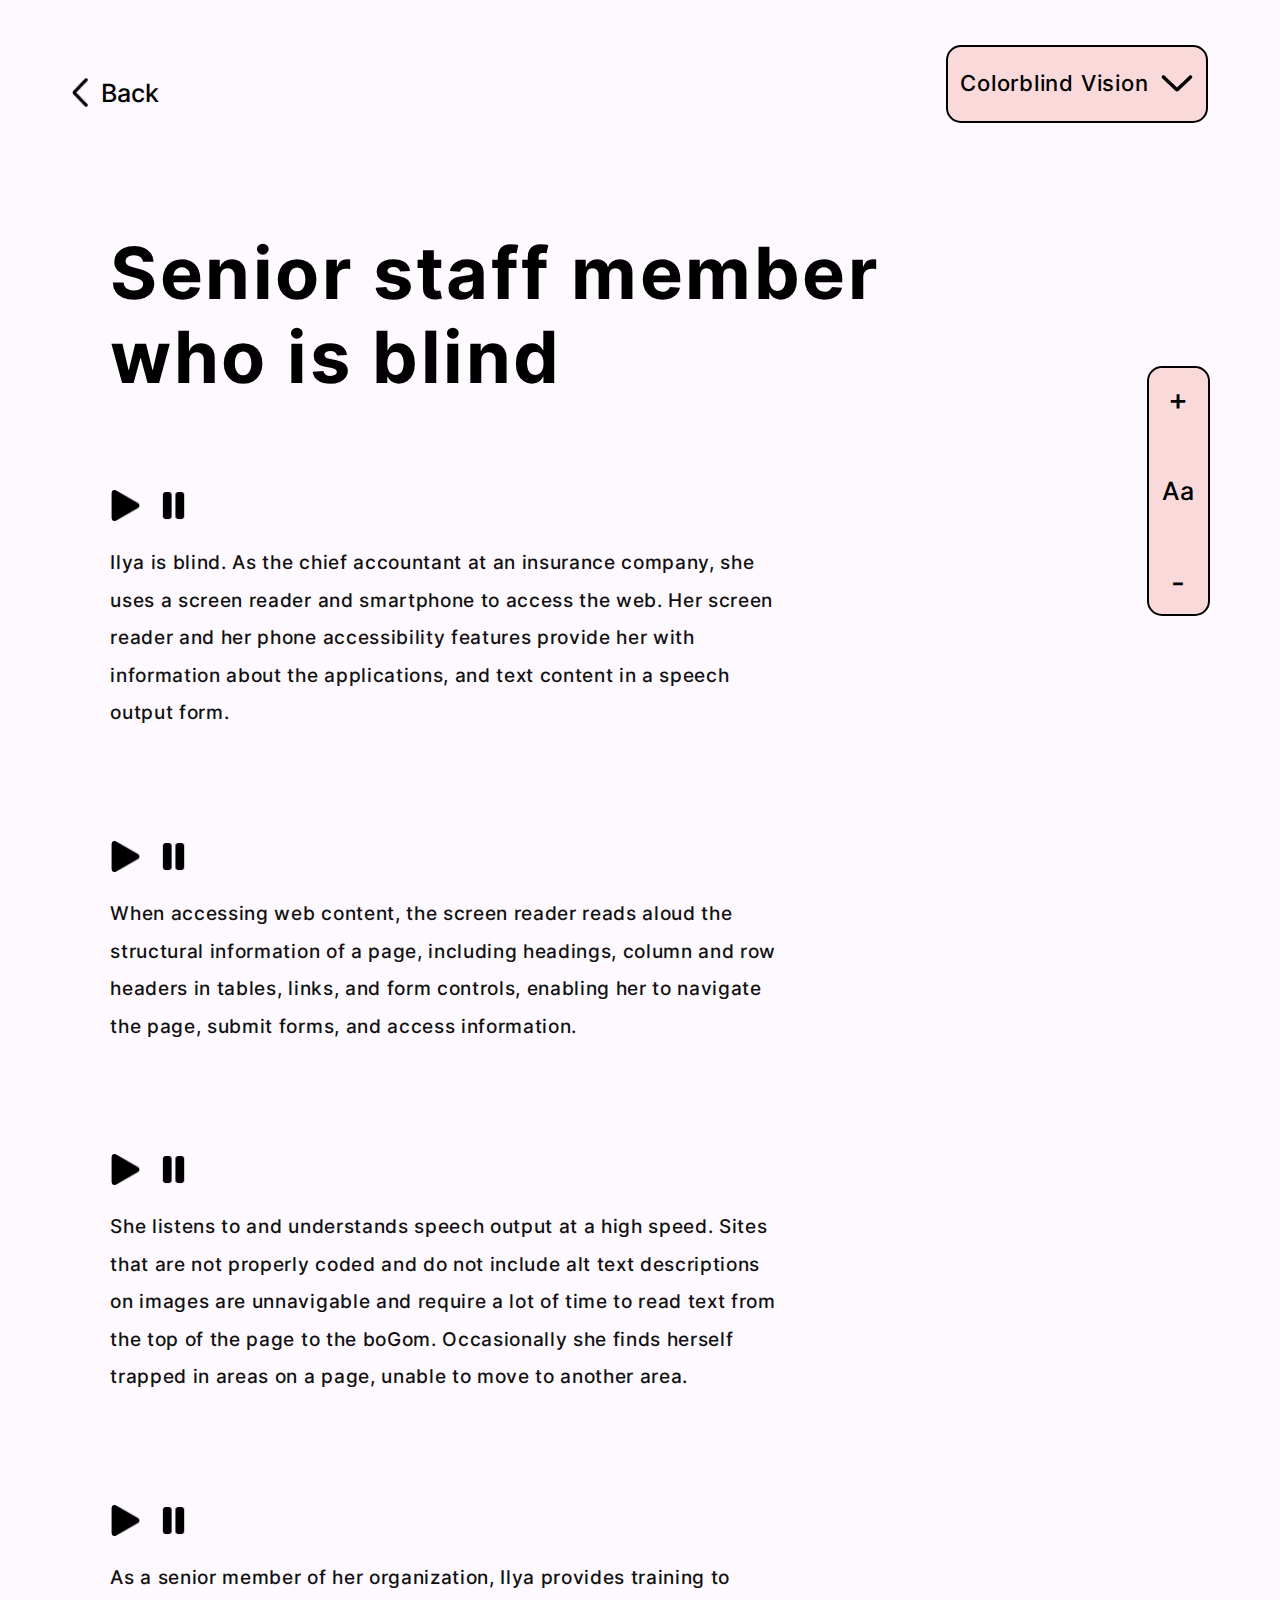
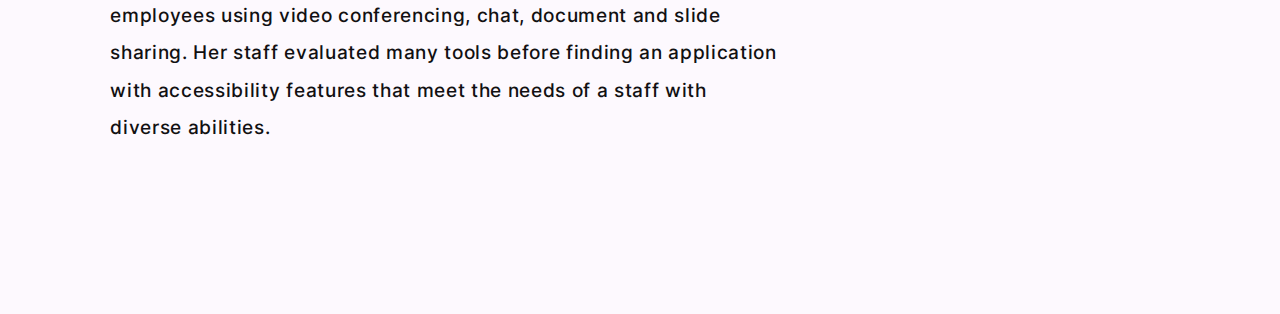
<file: tritanomaly.html>
<!DOCTYPE html>
<html lang="en">
  <head>
    <meta charset="UTF-8" />
    <meta http-equiv="X-UA-Compatible" content="IE=edge" />
    <meta name="viewport" content="width=device-width, initial-scale=1.0" />
    <link rel="stylesheet" type="text/css" href="css/fonts.css"></link>
    <link rel="stylesheet" type="text/css" href="css/geral.css"></link>
    <link rel="stylesheet" type="text/css" href="css/dropdown.css"></link>
    <link rel="stylesheet" type="text/css" href="css/font_size.css"></link>
    <link rel="stylesheet" type="text/css" href="css/color_vision/tritanomaly.css"></link>



    <title>Senior staff member who is blind</title>
  </head>
  <body>
    <!------------------------------------------------------->
    <!-------------------------HEADER------------------------>
    <!------------------------------------------------------->
    <header id="header_card">

      <section id="go_back">
         <img class="arrow left"
         src="img/arrow90.png"
         alt="Seta andar para trás"
         width="auto"
         height="100%"/>
          <a href="blind_card.html">Back</a>
      </section>

      <div class="dropdown">
        <div id="colorblind_vision"><p>Colorblind Vision</p>
          <img
          src="img/arrow.png"
          class="draw"
          alt="Seta da opção de Colorblind"
          width="auto"
          height="100%"
        /></div>
        <div class="dropdown-options">
          <a class="option" href="protanomaly.html"><p>Protanomaly</p></a>
          <a class="option" href="deuteranomaly.html"><p>Deuteranomaly</p></a>
          <a class="option" href="tritanomaly.html"><p>Tritanomaly</p></a>
          <a class="option" href="achromatomaly.html"><p>Achromatomaly</p></a>
          <a class="option" href="protanopia.html"><p>Protanopia</p></a>
          <a class="option" href="deuteranopia.html"><p>Deuteranopia</p></a>
          <a class="option" href="tritanopia.html"><p>Tritanopia</p></a>
          <a class="option" href="achromatopsia.html"><p>Achromatopsia</p></a>
        </div>
      </div>
    </header>

    <section class="section_font_size" >
      <div class="fontSize">
      <div id="sizeUp" onclick="sizeUp()">+</div>
      <div>Aa</div>
      <div id="sizeDown" onclick="sizeDown()">-</div>
    </div>
    </section>
    <!------------------------------------------------------->
    <!-------------------------Card C------------------------>
    <!------------------------------------------------------->
    <section id="card_content">
    <h1>Senior staff member <br> who is blind </h1>
        
        <!--------------------------------------------->
        <!-------------------first-------------------->
        <!--------------------------------------------->

        <div class="content">
       <!-- <img
          src="img/img_card.png"
          class="draw"
          alt="first img"
          width="auto"
          height="100%"
        />-->
        <div class="teste">
          <audio id="audio1">
            <source src="audio/audio1.mp3" type="audio/mpeg" />
          </audio>
       <img
        src="img/sound.png"
        class="sound_img"
        alt="first img"
        width="100%"
        height="auto"
        onclick="playAudio1()" 
      />
    <img
        src="img/pause.png"
        class="pause_img"
        alt="first img"
        width="100%"
        height="auto"
        onclick="pauseAudio1()"
      />
        <p id="p1">Ilya	 is	 blind.	 As	 the	 chief	 accountant	 at	 an	insurance	company,	she	uses 
            a	screen	reader	and	smartphone	to	access	the	web.	Her	screen	reader	and	 her	
            phone	 accessibility	 features	 provide	 her	with	information	about	the	applications,	
            and	text	content	in	a	speech	output	form.	
        </p>
      </div>
      </div>

       <!--------------------------------------------->
       <!-------------------second-------------------->
       <!--------------------------------------------->

       <div class="content">
        <!-- <img
          src="img/img_card.png"
          class="draw"
          alt="first img"
          width="auto"
          height="100%"
        />-->
        <div class="teste">
          <audio id="audio2">
            <source src="audio/audio2.mp3" type="audio/mpeg" />
          </audio>
    <img
        src="img/sound.png"
        class="sound_img"
        alt="first img"
        width="100%"
        height="auto"
        onclick="playAudio2()" 
      />

      <img
      src="img/pause.png"
      class="pause_img"
      alt="first img"
      width="100%"
      height="auto"
      onclick="pauseAudio2()"
    />
        <p id="p2">When	accessing web	 content,	 the screen	 reader	 reads	 aloud	 the structural	 information	 
            of	 a	 page,	 including headings,	 column	 and	 row	 headers	 in	 tables,	links,	
            and	form	controls,	enabling	her	to	navigate	the	 page,	 submit	 forms,	 and	 access	 
            information.		
        </p>
      </div>
        </div>

        <!--------------------------------------------->
        <!-------------------third-------------------->
        <!--------------------------------------------->
      
        <div class="content">
        <!-- <img
          src="img/img_card.png"
          class="draw"
          alt="first img"
          width="auto"
          height="100%"
        />-->
        <div class="teste">
          <audio id="audio3">
            <source src="audio/audio3.mp3" type="audio/mpeg" />
          </audio>
        <img
        src="img/sound.png"
        class="sound_img"
        alt="first img"
        width="100%"
        height="auto"
        onclick="playAudio3()" 
      />

      <img
      src="img/pause.png"
      class="pause_img"
      alt="first img"
      width="100%"
      height="auto"
      onclick="pauseAudio3()"
    />
        <p id="p3" >She	listens	to and	understands	speech	output	at	a	high	speed.	Sites	that	are	not	properly
            coded	and	do	not	include	alt	text	descriptions	on	images	are	unnavigable	and	require	a	lot	
            of	time	to	read	text	from	 the	 top	 of	 the	 page	 to	 the	 boGom.	
            Occasionally	she finds	herself	trapped	in	areas	on	a	 page,	 unable	 to	 move	 to	 
            another	 area.	 	
        </p>
      </div>
      </div>
        <!--------------------------------------------->
        <!-------------------fourth-------------------->
        <!--------------------------------------------->
        <div class="content">
       <!-- <img
          src="img/img_card.png"
          class="draw"
          alt="first img"
          width="auto"
          height="100%"
        />-->
        
        <div class="teste">
          <audio id="audio4">
            <source src="audio/audio4.mp3" type="audio/mpeg" />
          </audio>
        <img
        src="img/sound.png"
        class="sound_img"
        alt="first img"
        width="100%"
        height="auto"
        onclick="playAudio4()" 
      />

      <img
      src="img/pause.png"
      class="pause_img"
      alt="first img"
      width="100%"
      height="auto"
      onclick="pauseAudio4()"
    />
        <p id="p4">As	 a	senior	member	of	her	organization,	Ilya	provides	training	 to	 employees	 using	 
            video	 conferencing,	chat,	 document	 and	 slide	 sharing. Her	 staff	evaluated	 many	
             tools before finding an	application	 with accessibility	 features	 that	 meet	
             the needs	of	a	staff	with	diverse	abilities.		 	
        </p>
      </div>
       
        </div>

    </section>
    <footer></footer>

    <script src="js/audio.js"></script>
    <script src="js/backArrow.js"></script>
    <script src="js/fontSize.js"></script>
    <script src="js/animations.js"></script>


  </body>
</html>
</file>
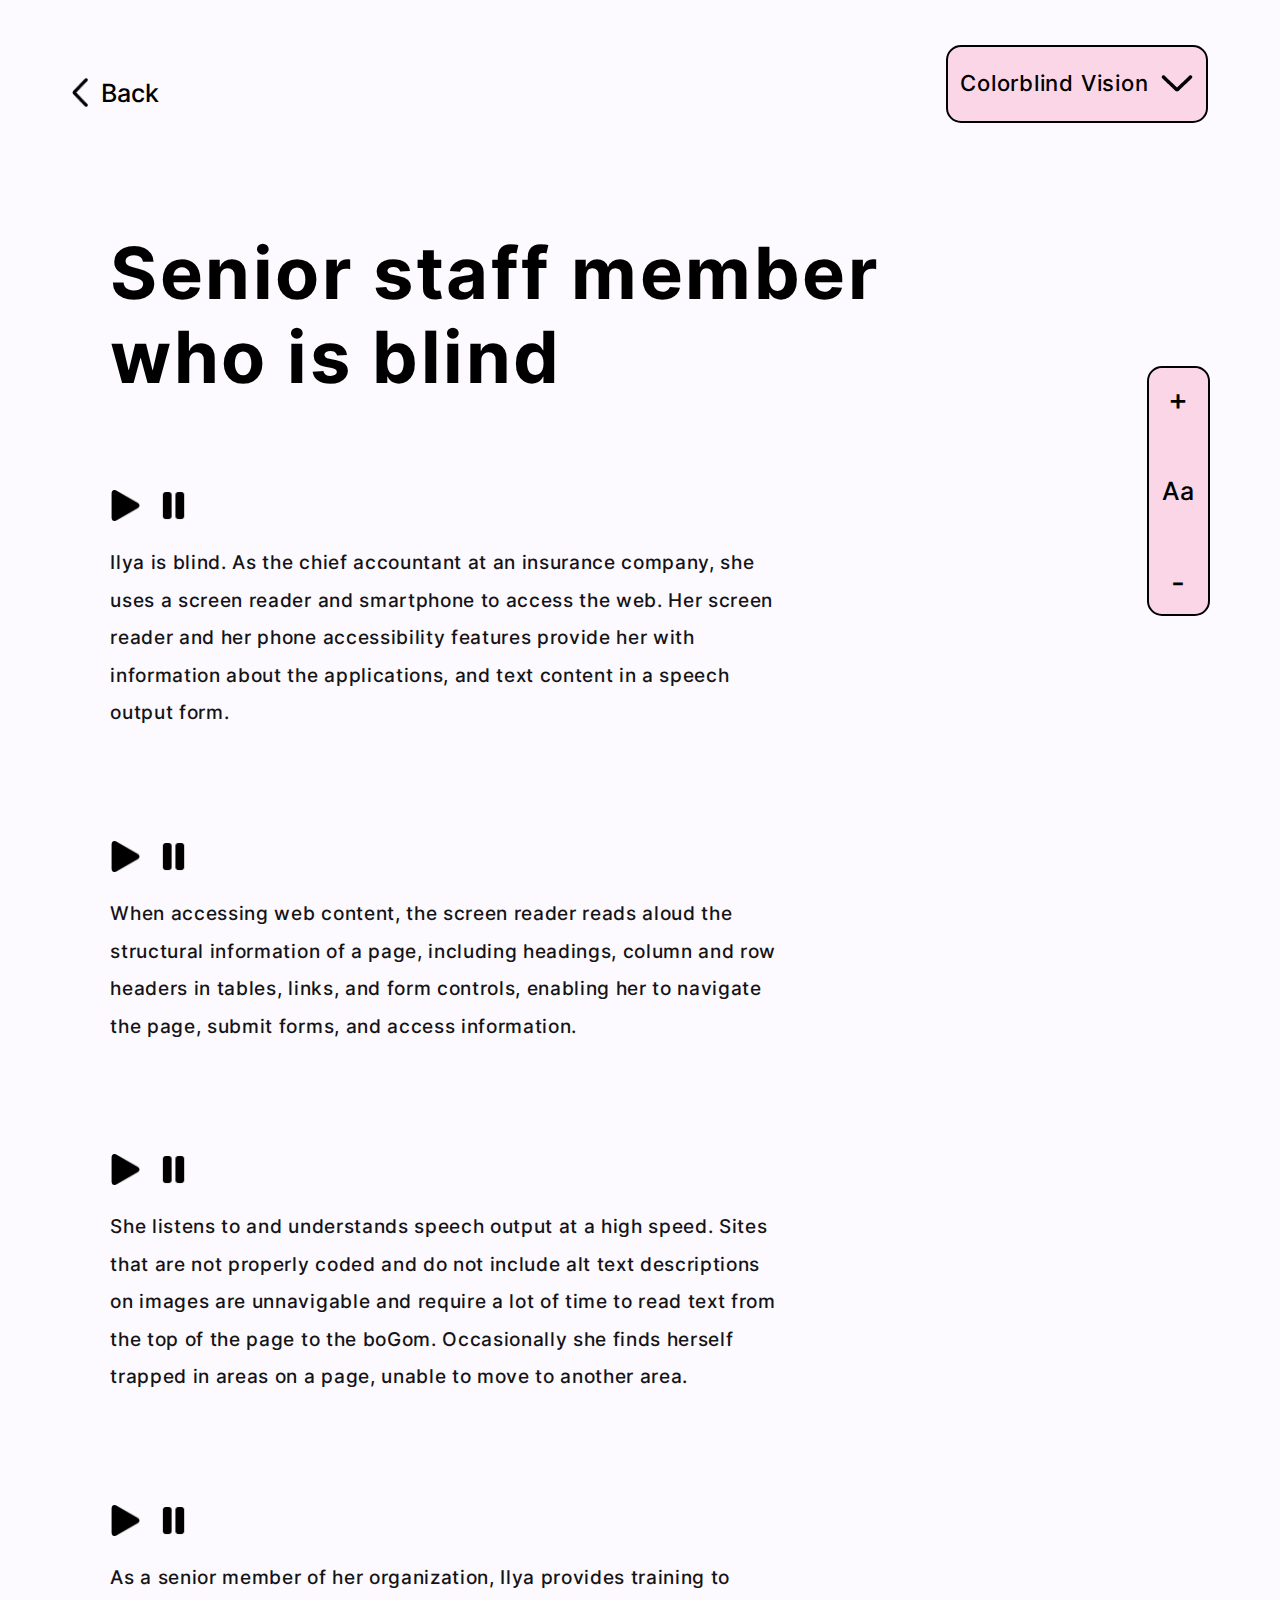
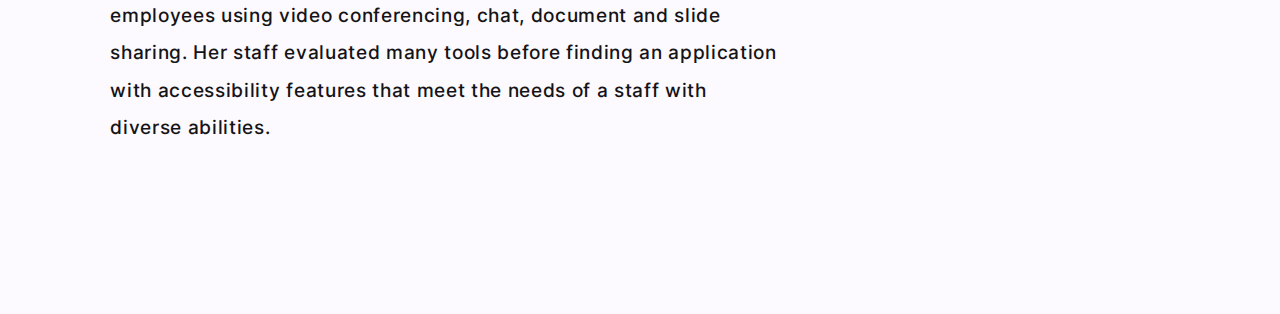
<file: tritanopia.html>
<!DOCTYPE html>
<html lang="en">
  <head>
    <meta charset="UTF-8" />
    <meta http-equiv="X-UA-Compatible" content="IE=edge" />
    <meta name="viewport" content="width=device-width, initial-scale=1.0" />
    <link rel="stylesheet" type="text/css" href="css/fonts.css"></link>
    <link rel="stylesheet" type="text/css" href="css/geral.css"></link>
    <link rel="stylesheet" type="text/css" href="css/dropdown.css"></link>
    <link rel="stylesheet" type="text/css" href="css/font_size.css"></link>
    <link rel="stylesheet" type="text/css" href="css/color_vision/tritanopia.css"></link>



    <title>Senior staff member who is blind</title>
  </head>
  <body>
    <!------------------------------------------------------->
    <!-------------------------HEADER------------------------>
    <!------------------------------------------------------->
    <header id="header_card">

      <section id="go_back">
         <img class="arrow left"
         src="img/arrow90.png"
         alt="Seta andar para trás"
         width="auto"
         height="100%"/>
          <a href="blind_card.html">Back</a>
      </section>

      <div class="dropdown">
        <div id="colorblind_vision"><p>Colorblind Vision</p>
          <img
          src="img/arrow.png"
          class="draw"
          alt="Seta da opção de Colorblind"
          width="auto"
          height="100%"
        /></div>
        <div class="dropdown-options">
          <a class="option" href="protanomaly.html"><p>Protanomaly</p></a>
          <a class="option" href="deuteranomaly.html"><p>Deuteranomaly</p></a>
          <a class="option" href="tritanomaly.html"><p>Tritanomaly</p></a>
          <a class="option" href="achromatomaly.html"><p>Achromatomaly</p></a>
          <a class="option" href="protanopia.html"><p>Protanopia</p></a>
          <a class="option" href="deuteranopia.html"><p>Deuteranopia</p></a>
          <a class="option" href="tritanopia.html"><p>Tritanopia</p></a>
          <a class="option" href="achromatopsia.html"><p>Achromatopsia</p></a>
        </div>
      </div>
    </header>

    <section class="section_font_size" >
      <div class="fontSize">
      <div id="sizeUp" onclick="sizeUp()">+</div>
      <div>Aa</div>
      <div id="sizeDown" onclick="sizeDown()">-</div>
    </div>
    </section>
    <!------------------------------------------------------->
    <!-------------------------Card C------------------------>
    <!------------------------------------------------------->
    <section id="card_content">
    <h1>Senior staff member <br> who is blind </h1>
        
        <!--------------------------------------------->
        <!-------------------first-------------------->
        <!--------------------------------------------->

        <div class="content">
       <!-- <img
          src="img/img_card.png"
          class="draw"
          alt="first img"
          width="auto"
          height="100%"
        />-->
        <div class="teste">
          <audio id="audio1">
            <source src="audio/audio1.mp3" type="audio/mpeg" />
          </audio>
       <img
        src="img/sound.png"
        class="sound_img"
        alt="first img"
        width="100%"
        height="auto"
        onclick="playAudio1()" 
      />
    <img
        src="img/pause.png"
        class="pause_img"
        alt="first img"
        width="100%"
        height="auto"
        onclick="pauseAudio1()"
      />
        <p id="p1">Ilya	 is	 blind.	 As	 the	 chief	 accountant	 at	 an	insurance	company,	she	uses 
            a	screen	reader	and	smartphone	to	access	the	web.	Her	screen	reader	and	 her	
            phone	 accessibility	 features	 provide	 her	with	information	about	the	applications,	
            and	text	content	in	a	speech	output	form.	
        </p>
      </div>
      </div>

       <!--------------------------------------------->
       <!-------------------second-------------------->
       <!--------------------------------------------->

       <div class="content">
        <!-- <img
          src="img/img_card.png"
          class="draw"
          alt="first img"
          width="auto"
          height="100%"
        />-->
        <div class="teste">
          <audio id="audio2">
            <source src="audio/audio2.mp3" type="audio/mpeg" />
          </audio>
    <img
        src="img/sound.png"
        class="sound_img"
        alt="first img"
        width="100%"
        height="auto"
        onclick="playAudio2()" 
      />

      <img
      src="img/pause.png"
      class="pause_img"
      alt="first img"
      width="100%"
      height="auto"
      onclick="pauseAudio2()"
    />
        <p id="p2">When	accessing web	 content,	 the screen	 reader	 reads	 aloud	 the structural	 information	 
            of	 a	 page,	 including headings,	 column	 and	 row	 headers	 in	 tables,	links,	
            and	form	controls,	enabling	her	to	navigate	the	 page,	 submit	 forms,	 and	 access	 
            information.		
        </p>
      </div>
        </div>

        <!--------------------------------------------->
        <!-------------------third-------------------->
        <!--------------------------------------------->
      
        <div class="content">
        <!-- <img
          src="img/img_card.png"
          class="draw"
          alt="first img"
          width="auto"
          height="100%"
        />-->
        <div class="teste">
          <audio id="audio3">
            <source src="audio/audio3.mp3" type="audio/mpeg" />
          </audio>
        <img
        src="img/sound.png"
        class="sound_img"
        alt="first img"
        width="100%"
        height="auto"
        onclick="playAudio3()" 
      />

      <img
      src="img/pause.png"
      class="pause_img"
      alt="first img"
      width="100%"
      height="auto"
      onclick="pauseAudio3()"
    />
        <p id="p3" >She	listens	to and	understands	speech	output	at	a	high	speed.	Sites	that	are	not	properly
            coded	and	do	not	include	alt	text	descriptions	on	images	are	unnavigable	and	require	a	lot	
            of	time	to	read	text	from	 the	 top	 of	 the	 page	 to	 the	 boGom.	
            Occasionally	she finds	herself	trapped	in	areas	on	a	 page,	 unable	 to	 move	 to	 
            another	 area.	 	
        </p>
      </div>
      </div>
        <!--------------------------------------------->
        <!-------------------fourth-------------------->
        <!--------------------------------------------->
        <div class="content">
       <!-- <img
          src="img/img_card.png"
          class="draw"
          alt="first img"
          width="auto"
          height="100%"
        />-->
        
        <div class="teste">
          <audio id="audio4">
            <source src="audio/audio4.mp3" type="audio/mpeg" />
          </audio>
        <img
        src="img/sound.png"
        class="sound_img"
        alt="first img"
        width="100%"
        height="auto"
        onclick="playAudio4()" 
      />

      <img
      src="img/pause.png"
      class="pause_img"
      alt="first img"
      width="100%"
      height="auto"
      onclick="pauseAudio4()"
    />
        <p id="p4">As	 a	senior	member	of	her	organization,	Ilya	provides	training	 to	 employees	 using	 
            video	 conferencing,	chat,	 document	 and	 slide	 sharing. Her	 staff	evaluated	 many	
             tools before finding an	application	 with accessibility	 features	 that	 meet	
             the needs	of	a	staff	with	diverse	abilities.		 	
        </p>
      </div>
       
        </div>

    </section>
    <footer></footer>

    <script src="js/audio.js"></script>
    <script src="js/backArrow.js"></script>
    <script src="js/fontSize.js"></script>
    <script src="js/animations.js"></script>

  </body>
</html>
</file>
<file: css/fonts.css>
@font-face {
  font-family: Inter-Regular;
  src: url("../fonts/Inter-Regular.ttf");
}

@font-face {
  font-family: Inter-Medium;
  src: url("../fonts/Inter-Medium.ttf");
}

@font-face {
  font-family: Inter-SemiBold;
  src: url("../fonts/Inter-SemiBold.ttf");
}

@font-face {
  font-family: Inter-Bold;
  src: url("../fonts/Inter-Bold.ttf");
}

h1 {
  font-family: Inter-Bold;
  font-size: 4.5rem;
  line-height: 84.72px;
  letter-spacing: 0.035em;
}

h3 {
  font-family: Inter-Medium;
  font-size: 1.3rem;
}

p {
  font-family: Inter-Medium;
  font-size: 1.2rem;
  line-height: 37.5px;
  letter-spacing: 0.035em;
}
</file>
<file: css/geral.css>
#header_card {
  display: flex;
  flex-direction: row;
  flex-wrap: nowrap;
  justify-content: space-between;
  margin: 5vh 5vw 0 5vw;
}

#go_back a {
  font-family: Inter-Medium;
  font-size: 25px;
  cursor: pointer;
  color: #000000;
  text-decoration: none;
}

#go_back {
  display: flex;
  flex-direction: row;
  column-gap: 1vw;
  align-items: center;
}

#go_back img {
  width: auto;
  height: 30%;
}
</file>
<file: css/index.css>
* {
  background-color: #fffaf5;
}

#go_back {
  display: none;
}

#header_card {
  display: flex;
  flex-direction: row-reverse;
  flex-wrap: nowrap;
  justify-content: space-between;
}

/*---------PERSONA---------*/
#index_content h1 {
  margin: 10vh 0 10vh 10vw;
}

#persona_content {
  display: flex;
  flex-direction: row;
  flex-wrap: wrap;
  justify-content: center;
  margin: 0 4vw;
  column-gap: 3vw;
  row-gap: 7vh;
}

#imgtxt_container {
  width: 20%;
  height: auto;
  /*cursor: url("https://drive.google.com/file/d/1hZS4NpP-q7xC-8kehH41g61emZd3wPeq/view?usp=share_link"),
    auto;*/
  transition-duration: 0.8s;
}

#imgtxt_container:hover {
  transform: translate(0, -20px);
  transition-duration: 0.8s;
  cursor: pointer;
}

footer {
  height: 100px;
}
</file>
<file: css/dropdown.css>
.dropdown {
  z-index: 1;
}
.dropdown #colorblind_vision {
  display: flex;
  flex-direction: row;
  align-items: center;
  column-gap: 1vw;
  background-color: #f5ddc4;
  border: 2px solid #000000;
  border-radius: 15px;
  padding: 2vh 1vw;
  margin-bottom: 2vh;
}

.dropdown #colorblind_vision p {
  font-family: Inter-Medium;
  font-size: 22px;
  margin: 0;
  background-color: #f5ddc4;
}

.dropdown #colorblind_vision img {
  height: 70%;
  width: auto;
  background-color: #f5ddc4;
}

.dropdown-options {
  display: none;
  position: absolute;
  overflow: auto;
  background-color: #f5ddc4;
  border: 2px solid #000000;
  padding: 1vh 3vw;
  border-radius: 15px;
}

.dropdown-options a {
  color: #000000;
  text-decoration: none;
}

.dropdown-options a p {
  font-family: Inter-Regular;
  font-size: 20px;
  background-color: #f5ddc4;
  transition-duration: 0.8s;
}

.dropdown-options a p:hover {
  font-family: Inter-SemiBold;
  transition-duration: 0.8s;
}

.dropdown:hover .dropdown-options {
  display: block;
  transition-duration: 0.8s;
}
</file>
<file: css/font_size.css>
.section_font_size {
  position: fixed;
  display: flex;
  flex-direction: row-reverse;
  margin: 25vh 0 0 89vw;
}

.fontSize {
  display: flex;
  flex-direction: column;
  align-items: center;
  row-gap: 5vh;

  border: 2px solid #000000;
  border-radius: 15px;
  background-color: #f5ddc4;
  align-self: flex-end;
}

.fontSize div {
  font-size: 25px;
  font-family: Inter-Medium;
  background-color: #f5ddc4;
  border-radius: 15px;
}

.fontSize #sizeUp,
.fontSize #sizeDown {
  font-size: 30px;
  cursor: pointer;
  /*opacity: 0.5;*/
  padding: 1.5vh 1.5vw;
}

.fontSize #sizeUp:hover,
.fontSize #sizeDown:hover {
  cursor: pointer;
}
</file>
<file: css/color_vision/achromatomaly.css>
* {
  background-color: #fbfafa;
}

footer {
  height: 50px;
}

#card_content h1 {
  margin: 10vh 10vw 10vh 8vw;
}

.content {
  display: flex;
  flex-direction: row;
  justify-content: center;
  margin: 10vh 10vw 10vh 8vw;
}

.content .teste p {
  width: 65%;
  color: #0b0b0b;
}

.sound_img {
  height: auto;
  width: 3%;
}

.pause_img {
  margin-left: 1vw;
  height: auto;
  width: 3%;
}

.sound_img:hover,
.pause_img:hover {
  cursor: pointer;
}

/**/

.dropdown #colorblind_vision {
  background-color: #e8dfd6;
}

.dropdown #colorblind_vision p {
  background-color: #e8dfd6;
}

.dropdown #colorblind_vision img {
  background-color: #e8dfd6;
}

.dropdown-options {
  background-color: #e8dfd6;
}

.dropdown-options a p {
  background-color: #e8dfd6;
}

/**/

.fontSize {
  background-color: #e8dfd6;
}

.fontSize div {
  background-color: #e8dfd6;
}
</file>
<file: css/color_vision/achromatopsia.css>
* {
  background-color: #fbfbfb;
}

footer {
  height: 50px;
}

#card_content h1 {
  margin: 10vh 10vw 10vh 8vw;
}

.content {
  display: flex;
  flex-direction: row;
  justify-content: center;
  margin: 10vh 10vw 10vh 8vw;
}

.content .teste p {
  width: 65%;
  color: #0b0b0b;
}
.sound_img {
  height: auto;
  width: 3%;
}

.pause_img {
  margin-left: 1vw;
  height: auto;
  width: 3%;
}

.sound_img:hover,
.pause_img:hover {
  cursor: pointer;
}

/**/

.dropdown #colorblind_vision {
  background-color: #e0e0e0;
}

.dropdown #colorblind_vision p {
  background-color: #e0e0e0;
}

.dropdown #colorblind_vision img {
  background-color: #e0e0e0;
}

.dropdown-options {
  background-color: #e0e0e0;
}

.dropdown-options a p {
  background-color: #e0e0e0;
}

/**/

.fontSize {
  background-color: #e0e0e0;
}

.fontSize div {
  background-color: #e0e0e0;
}
</file>
<file: css/blind_card.css>
* {
  background-color: #fffaf5;
}

footer {
  height: 50px;
}

#card_content h1 {
  margin: 10vh 10vw 10vh 8vw;
}

.content {
  display: flex;
  flex-direction: row;
  justify-content: center;
  margin: 10vh 10vw 10vh 8vw;
}

.content .teste p {
  width: 65%;
}
.sound_img {
  height: auto;
  width: 3%;
}

.pause_img {
  margin-left: 1vw;
  height: auto;
  width: 3%;
}

.sound_img:hover,
.pause_img:hover {
  cursor: pointer;
}
</file>
<file: css/color_vision/deuteranomaly.css>
* {
  background-color: #fff9f9;
}

footer {
  height: 50px;
}

#card_content h1 {
  margin: 10vh 10vw 10vh 8vw;
}

.content {
  display: flex;
  flex-direction: row;
  justify-content: center;
  margin: 10vh 10vw 10vh 8vw;
}

.content .teste p {
  width: 65%;
  color: #121010;
}

.sound_img {
  height: auto;
  width: 3%;
}

.pause_img {
  margin-left: 1vw;
  height: auto;
  width: 3%;
}

.sound_img:hover,
.pause_img:hover {
  cursor: pointer;
}

/**/

.dropdown #colorblind_vision {
  background-color: #fcdac5;
}

.dropdown #colorblind_vision p {
  background-color: #fcdac5;
}

.dropdown #colorblind_vision img {
  background-color: #fcdac5;
}

.dropdown-options {
  background-color: #fcdac5;
}

.dropdown-options a p {
  background-color: #fcdac5;
}

/**/

.fontSize {
  background-color: #fcdac5;
}

.fontSize div {
  background-color: #fcdac5;
}
</file>
<file: css/color_vision/deuteranopia.css>
* {
  background-color: #fff9fb;
}

footer {
  height: 50px;
}

#card_content h1 {
  margin: 10vh 10vw 10vh 8vw;
}

.content {
  display: flex;
  flex-direction: row;
  justify-content: center;
  margin: 10vh 10vw 10vh 8vw;
}

.content .teste p {
  width: 65%;
  color: #151313;
}
.sound_img {
  height: auto;
  width: 3%;
}

.pause_img {
  margin-left: 1vw;
  height: auto;
  width: 3%;
}

.sound_img:hover,
.pause_img:hover {
  cursor: pointer;
}

/**/

.dropdown #colorblind_vision {
  background-color: #ffd8c6;
}

.dropdown #colorblind_vision p {
  background-color: #ffd8c6;
}

.dropdown #colorblind_vision img {
  background-color: #ffd8c6;
}

.dropdown-options {
  background-color: #ffd8c6;
}

.dropdown-options a p {
  background-color: #ffd8c6;
}

/**/

.fontSize {
  background-color: #ffd8c6;
}

.fontSize div {
  background-color: #ffd8c6;
}
</file>
<file: css/color_vision/protanomaly.css>
* {
  background-color: #fffaf6;
}

footer {
  height: 50px;
}

#card_content h1 {
  margin: 10vh 10vw 10vh 8vw;
}

.content {
  display: flex;
  flex-direction: row;
  justify-content: center;
  margin: 10vh 10vw 10vh 8vw;
}

.content .teste p {
  width: 65%;
  color: #101010;
}
.sound_img {
  height: auto;
  width: 3%;
}

.pause_img {
  margin-left: 1vw;
  height: auto;
  width: 3%;
}

.sound_img:hover,
.pause_img:hover {
  cursor: pointer;
}

/**/

.dropdown #colorblind_vision {
  background-color: #efdec4;
}

.dropdown #colorblind_vision p {
  background-color: #efdec4;
}

.dropdown #colorblind_vision img {
  background-color: #efdec4;
}

.dropdown-options {
  background-color: #efdec4;
}

.dropdown-options a p {
  background-color: #efdec4;
}

/**/

.fontSize {
  background-color: #efdec4;
}

.fontSize div {
  background-color: #efdec4;
}
</file>
<file: css/color_vision/protanopia.css>
* {
  background-color: #fff9f6;
}

footer {
  height: 50px;
}

#card_content h1 {
  margin: 10vh 10vw 10vh 8vw;
}

.content {
  display: flex;
  flex-direction: row;
  justify-content: center;
  margin: 10vh 10vw 10vh 8vw;
}

.content .teste p {
  width: 65%;
  color: #141313;
}
.sound_img {
  height: auto;
  width: 3%;
}

.pause_img {
  margin-left: 1vw;
  height: auto;
  width: 3%;
}
.sound_img:hover,
.pause_img:hover {
  cursor: pointer;
}

/**/

.dropdown #colorblind_vision {
  background-color: #ebdfc4;
}

.dropdown #colorblind_vision p {
  background-color: #ebdfc4;
}

.dropdown #colorblind_vision img {
  background-color: #ebdfc4;
}

.dropdown-options {
  background-color: #ebdfc4;
}

.dropdown-options a p {
  background-color: #ebdfc4;
}

/**/

.fontSize {
  background-color: #ebdfc4;
}

.fontSize div {
  background-color: #ebdfc4;
}
</file>
<file: css/color_vision/tritanomaly.css>
* {
  background-color: #fdf9fe;
}

footer {
  height: 50px;
}

#card_content h1 {
  margin: 10vh 10vw 10vh 8vw;
}

.content {
  display: flex;
  flex-direction: row;
  justify-content: center;
  margin: 10vh 10vw 10vh 8vw;
}

.content .teste p {
  width: 65%;
  color: #111011;
}

.sound_img {
  height: auto;
  width: 3%;
}

.pause_img {
  margin-left: 1vw;
  height: auto;
  width: 3%;
}

.sound_img:hover,
.pause_img:hover {
  cursor: pointer;
}

/**/

.dropdown #colorblind_vision {
  background-color: #f9d9da;
}

.dropdown #colorblind_vision p {
  background-color: #f9d9da;
}

.dropdown #colorblind_vision img {
  background-color: #f9d9da;
}

.dropdown-options {
  background-color: #f9d9da;
}

.dropdown-options a p {
  background-color: #f9d9da;
}

/**/

.fontSize {
  background-color: #f9d9da;
}

.fontSize div {
  background-color: #f9d9da;
}
</file>
<file: css/color_vision/tritanopia.css>
* {
  background-color: #fcf9ff;
}

footer {
  height: 50px;
}

#card_content h1 {
  margin: 10vh 10vw 10vh 8vw;
}

.content {
  display: flex;
  flex-direction: row;
  justify-content: center;
  margin: 10vh 10vw 10vh 8vw;
}

.content .teste p {
  width: 65%;
  color: #141315;
}

.sound_img {
  height: auto;
  width: 3%;
}

.pause_img {
  margin-left: 1vw;
  height: auto;
  width: 3%;
}

.sound_img:hover,
.pause_img:hover {
  cursor: pointer;
}

/**/

.dropdown #colorblind_vision {
  background-color: #fad6e7;
}

.dropdown #colorblind_vision p {
  background-color: #fad6e7;
}

.dropdown #colorblind_vision img {
  background-color: #fad6e7;
}

.dropdown-options {
  background-color: #fad6e7;
}

.dropdown-options a p {
  background-color: #fad6e7;
}

/**/

.fontSize {
  background-color: #fad6e7;
}

.fontSize div {
  background-color: #fad6e7;
}
</file>
